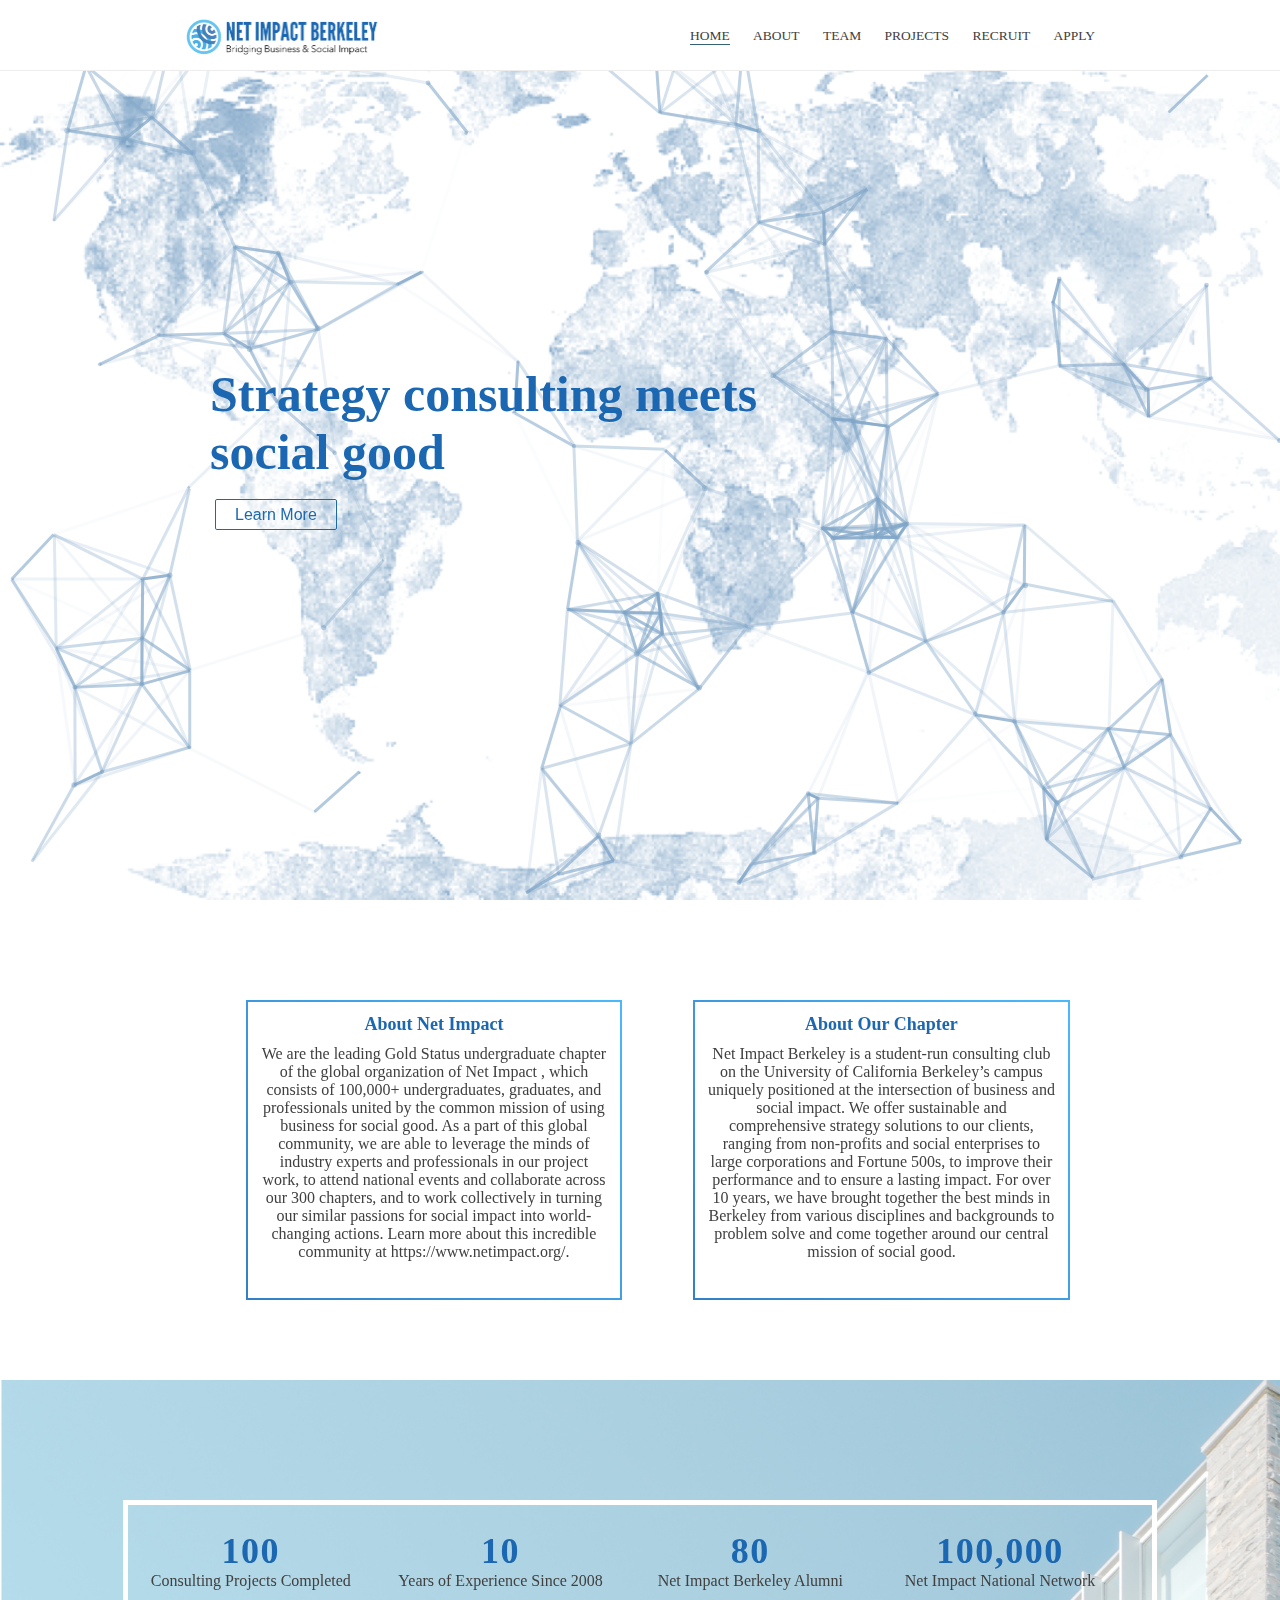
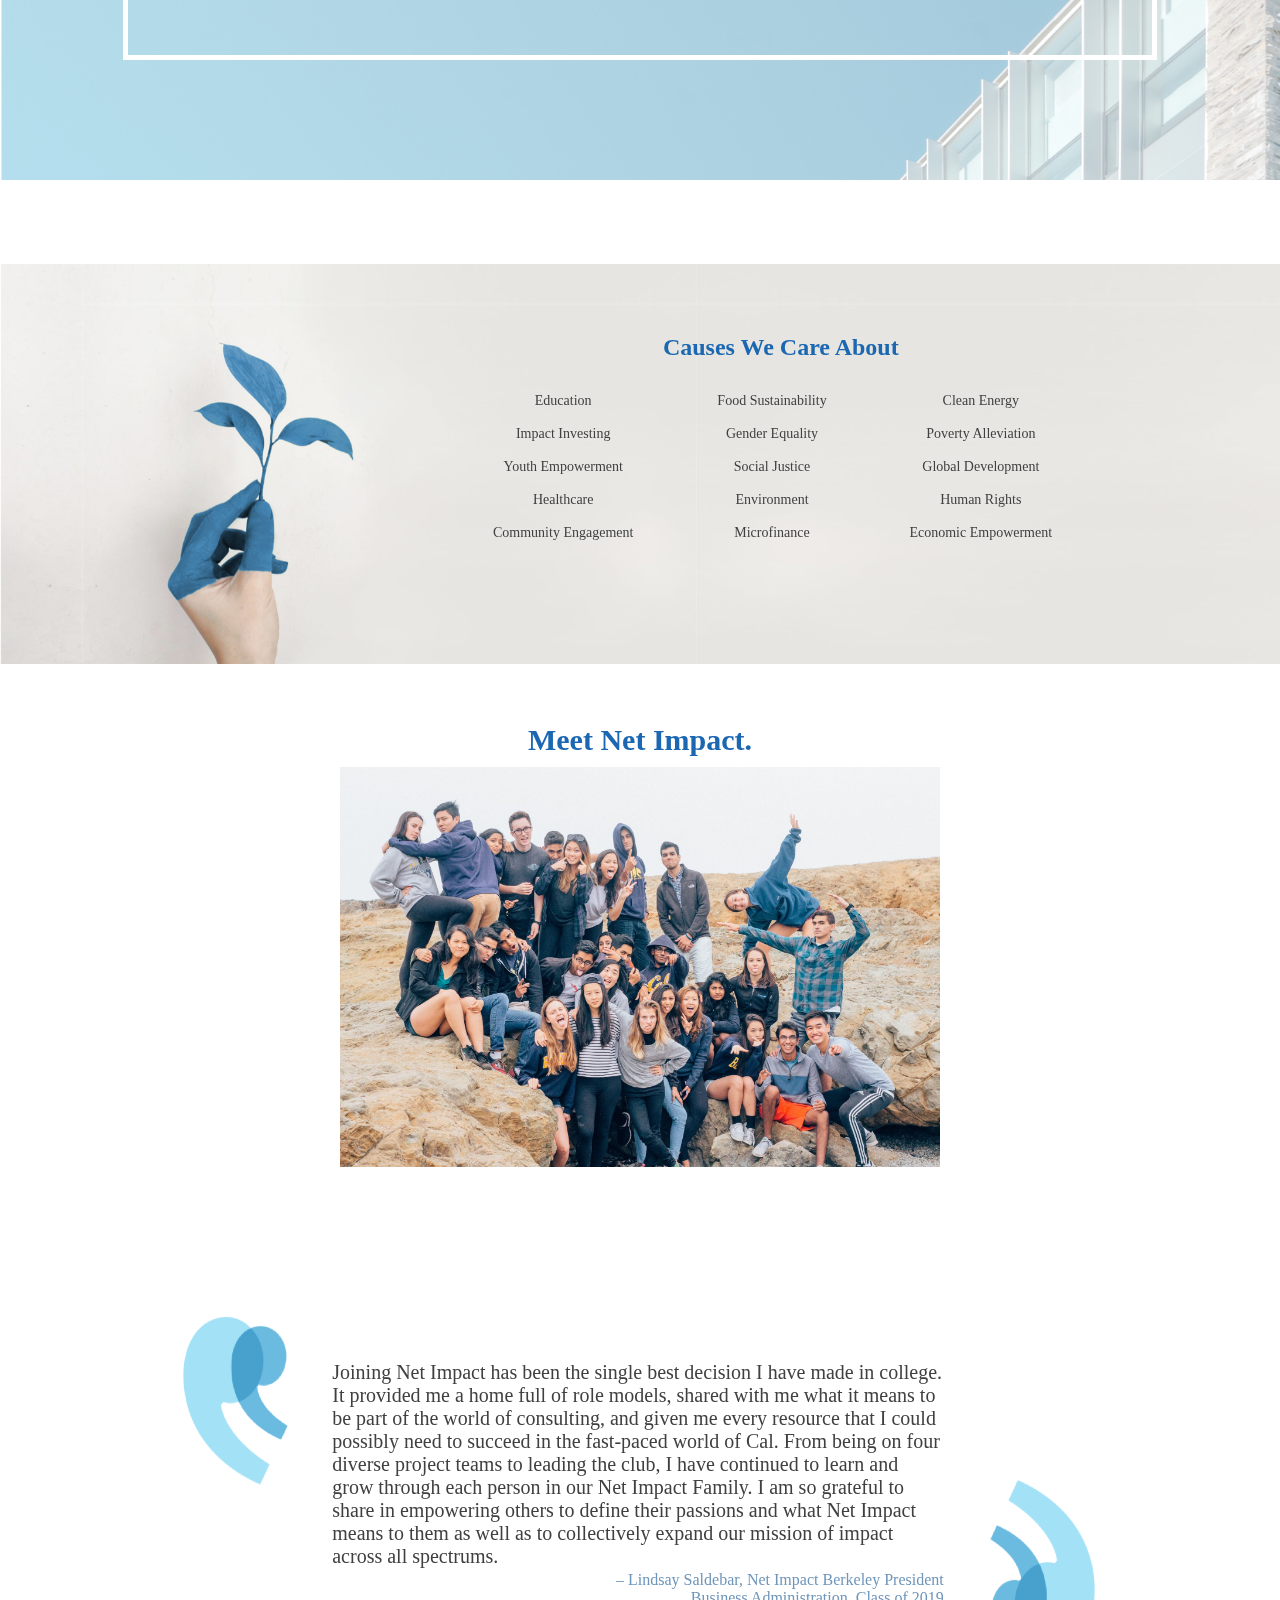
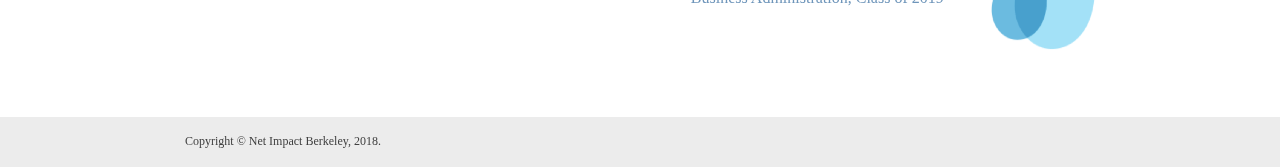
<file: index.html>
<!DOCTYPE html>
<html>

<head>

    <title> Net Impact Berkeley </title>
    <link rel="icon" href="assets/img/nib_favicon.png">

    <link rel = "stylesheet" type = "text/css" href = "assets/css/home.css">
    <link rel = "stylesheet" type = "text/css" href = "assets/css/nav-bar.css">
    <link rel = "stylesheet" type = "text/css" href = "assets/css/style.css">
    <link rel="stylesheet" href="https://use.fontawesome.com/releases/v5.0.13/css/all.css" integrity="sha384-DNOHZ68U8hZfKXOrtjWvjxusGo9WQnrNx2sqG0tfsghAvtVlRW3tvkXWZh58N9jp" crossorigin="anonymous">


    <!-- <link rel="stylesheet" type="text/css" href="https://fonts.googleapis.com/css?family=Open+Sans" /> -->

    <script src="https://code.jquery.com/jquery-1.11.3.min.js"></script>
    <script type="text/javascript" src="assets/js/script.js"></script>

    <meta property="og:title" name = "title" content="Net Impact Berkeley" />
    <!-- <meta property="og:url" name = "url" content="https://naomijung.github.io/" /> -->
    <!-- <meta property="og:image" name = "image" content="assets/img/web-thumbnail.png" /> -->
    <!-- <meta property="og:description" name = "description" content="Hi I'm Naomi, welcome to my site!" /> -->
</head>



    
   
<body>
    <div id = "particles-js"> </div>

    <div id = "nav-topbar">
        <div id = "nav-item-container">
            <div id = "nav-home"> <a class = "active" href = "index.html"> <img class = "nib-logo" src = "assets/img/net_impact.png"> </a> </div>
            <img id = "menu" src = "assets/img/menu.png">
            <div id = "nav-items">
                <div id = "nav-home-words" class = "nav-item"> <a href = "index.html"> HOME </a>
                    <div style = "height:1px; background-color: #346270;"> </div> 
                </div>
                <div id = "nav-about" class = "nav-item"> <a href = "about.html"> ABOUT </a></div>
                <div id = "nav-team" class = "nav-item"> <a href = "team.html"> TEAM </a> </div>
                <div id = "nav-projects" class = "nav-item"> <a href = "projects.html"> PROJECTS </a> </div>
                <div id = "nav-join" class = "nav-item"> <a href = "recruit.html"> RECRUIT </a> </div>
                <div id = "nav-apply" class = "nav-item"> <a href = ""> APPLY </a> </div>
            </div>
        </div>

    </div>

    <div id = "side-bar">
        <div id = "side-items">
            <div id = "nav-home-words" class = "nav-item"> <a href = "index.html"> <b>HOME</b> </a></div>
            <div id = "nav-about" class = "nav-item"> <a href = "about.html"> ABOUT </a></div>
            <div id = "nav-team" class = "nav-item"> <a href = "team.html"> TEAM </a> </div>
            <div id = "nav-projects" class = "nav-item"> <a href = "projects.html"> PROJECTS </a> </div>
            <div id = "nav-join" class = "nav-item"> <a href = "recruit.html"> RECRUIT </a> </div>
            <div id = "nav-apply" class = "nav-item"> <a href = "APP LINK"> APPLY </a> </div>
        </div>
    </div>

    

    <div id = "outside" style = "position:fixed; display: none; top: 0; height: 100vh; width: 100vw; z-index: 30">
    </div>
     <div id = "title-container">
        <div id = "title"> 
            <!-- <div id = "nib-title"> NET IMPACT BERKELEY </div>
            <div id = "tagline">
                <b>Bridging Business & Social Impact</b>
            </div> -->
            <div id  = "tagline">
                Strategy consulting 
                meets social good
            </div>
            <div id = "home-buttons">
                    <a href = "#learn" class = "home-but" id = "learn-more" > Learn More</a>
                    <!-- <div class = "home-but" id = "watch-vid">Watch Video</class> </div>
                    <a href = "APPLICATION LINK" class = "home-but" id = "apply-now"> Apply Now!</a> -->
                </div>            
        </div>
    </div>

    <section id = "learn">

            <div id = "home-about">
                <!-- <img src = "assets/img/lightbulbs.png"> -->
                <div id = "home-about-words">
                    <div class = "home-box">
                        <div class = "home-header"> About Net Impact</div>
                        <div>
                                We are the leading <b>Gold Status undergraduate chapter of the global organization of Net Impact </b>, which consists of 100,000+ undergraduates, graduates, and professionals united by the common mission of using business for social good. As a part of this global community, we are able to leverage the minds of industry experts and professionals in our project work, to attend national events and collaborate across our 300 chapters, and to work collectively in turning our similar <b> passions for social impact into world-changing actions. </b> Learn more about this incredible community at https://www.netimpact.org/. 
                        </div>
                    </div>
                    <div class = "home-box">
                        <div class = "home-header"> About Our Chapter</div>
                        <div>
                                <b>Net Impact Berkeley is a student-run consulting club on the University of California Berkeley’s campus 
                                </b>uniquely positioned at the intersection of business and social impact. We offer sustainable and comprehensive strategy solutions to our clients, ranging from non-profits and social enterprises to large corporations and Fortune 500s, to improve their performance and to ensure a lasting impact. <b>For over 10 years, we have brought together the best minds in Berkeley from various disciplines and backgrounds to problem solve and come together around our central mission of social good.</b>
                        </div>
                    </div>
                    
                </div>
                
            </div>

            <div id = "stats">

                <div class = "banner">
                        <img src = "assets/img/bluewhite.png">
                </div>

                <div id = "stat-banner">
                    <div class = "stat">
                        <div class = "stat-num">100</div>
                        <div class = "stat-desc"> Consulting Projects Completed</div>
                    </div>
                    <div class = "stat">
                        <div class = "stat-num">10</div>
                        <div class = "stat-desc"> Years of Experience Since 2008 </div>
                    </div>
                    <div class = "stat">
                        <div class = "stat-num">80</div>
                        <div class = "stat-desc"> Net Impact Berkeley Alumni</div>
                    </div>
                    <div class = "stat">
                        <div class = "stat-num">100,000</div>
                        <div class = "stat-desc"> Net Impact National Network</div>
                    </div>
                </div>

            </div>


        
        <div id = "causes">
            <div class = "banner">
                    <img src = "assets/img/impact-nib.png">
            </div>
            <div id = "cause-banner">
                <div id = "cause-title">Causes We Care About</div>

                <!-- <div style = "height: 15px"></div> -->
                <div class = "cause">Education</div>
                <div class = "cause">Food Sustainability</div>
                <div class = "cause">Clean Energy</div>
                <div class = "cause">Impact Investing</div>
                <div class = "cause">Gender Equality</div>
                <div class = "cause">Poverty Alleviation</div>
                <div class = "cause">Youth Empowerment</div>
                <div class = "cause">Social Justice</div>
                <div class = "cause">Global Development</div>
                <div class = "cause">Healthcare</div>
                <div class = "cause">Environment</div>
                <div class = "cause">Human Rights</div>
                <div class = "cause"> Community Engagement</div>
                <div class = "cause"> Microfinance</div>
                <div class = "cause"> Economic Empowerment</div>
            <!-- <div class = "cause"></div>
            <div class = "cause">Youth Empowerment</div> -->
            </div>
            

        </div>

        <div class = "content">

        <div id = "slideshow">
            <div class = "slideshow-header2">
                Meet Net Impact.
            </div>
            <a href="team.html">
            <img src = "assets/img/home1.jpg"></a>
        </div>

        </div>
        
    </section>
        
        <div class = "content" id = "quote-content">
        
        <div id = "quote">
            <div id = "start-quote">
                <img src = "assets/img/start-quote.png">
            </div>
            <div id = "quote-words">
                    Joining Net Impact has been the single best decision 
                    I have made in college. It provided me a home full of
                     role models, shared with me what it means to be part 
                     of the world of consulting, and given me every resource 
                     that I could possibly need to succeed in the fast-paced 
                     world of Cal.  From being on four diverse project 
                     teams to leading the club, I have continued to 
                     learn and grow through each person in our Net Impact 
                     Family. I am so grateful to share in empowering 
                     others to define their passions and what Net Impact 
                     means to them as well as to collectively expand our 
                     mission of impact across all spectrums. 
                <div id = "signature">
                    – Lindsay Saldebar, Net Impact Berkeley President
                    <br>Business Administration, Class of 2019 
                </div>
                          
            </div>
            <div id = "end-quote">
                <img src = "assets/img/end-quote.png">
            </div>
        </div>

        <div style = "height:70px"></div>
    
        <!-- <div id = "video">
            <div class = "slideshow-header2">
                Bridging business & social impact.
            </div>

            <div id = "vid-container">
                <iframe src="https://www.youtube.com/embed/CGKGGbSJ4P4" frameborder="0" allow="autoplay; encrypted-media" allowfullscreen></iframe>
            </div>
        </div> -->

        </div>
     

    <div class = "footer">
        <div class = "footer-container">
            <div class = "copyright">
                Copyright © Net Impact Berkeley, 2018.
            </div>
            <!-- <i class="fab fa-facebook-f"></i> -->
            <div style = "height:50px;display:inline-block;vertical-align:middle"></div>
            <div class = "links">
                <a href = "mailto:nibundergrad@gmail.com"><i class="fas fa-envelope"></i></a>
                <a href = "https://www.facebook.com/nib.berkeley.edu/" target = "_blank"><i class="fab fa-facebook-f"></i></a>
                <a href = "https://www.linkedin.com/company/net-impact-berkeley-undergrad/" target = "_blank"><i class="fab fa-linkedin-in"></i></a>
            </div>
        </div>
    </div>

    
    

    <script src = "assets/js/particles.js"></script>
    <script src = "assets/js/particle-app.js"></script>


</body>

</html>
</file>
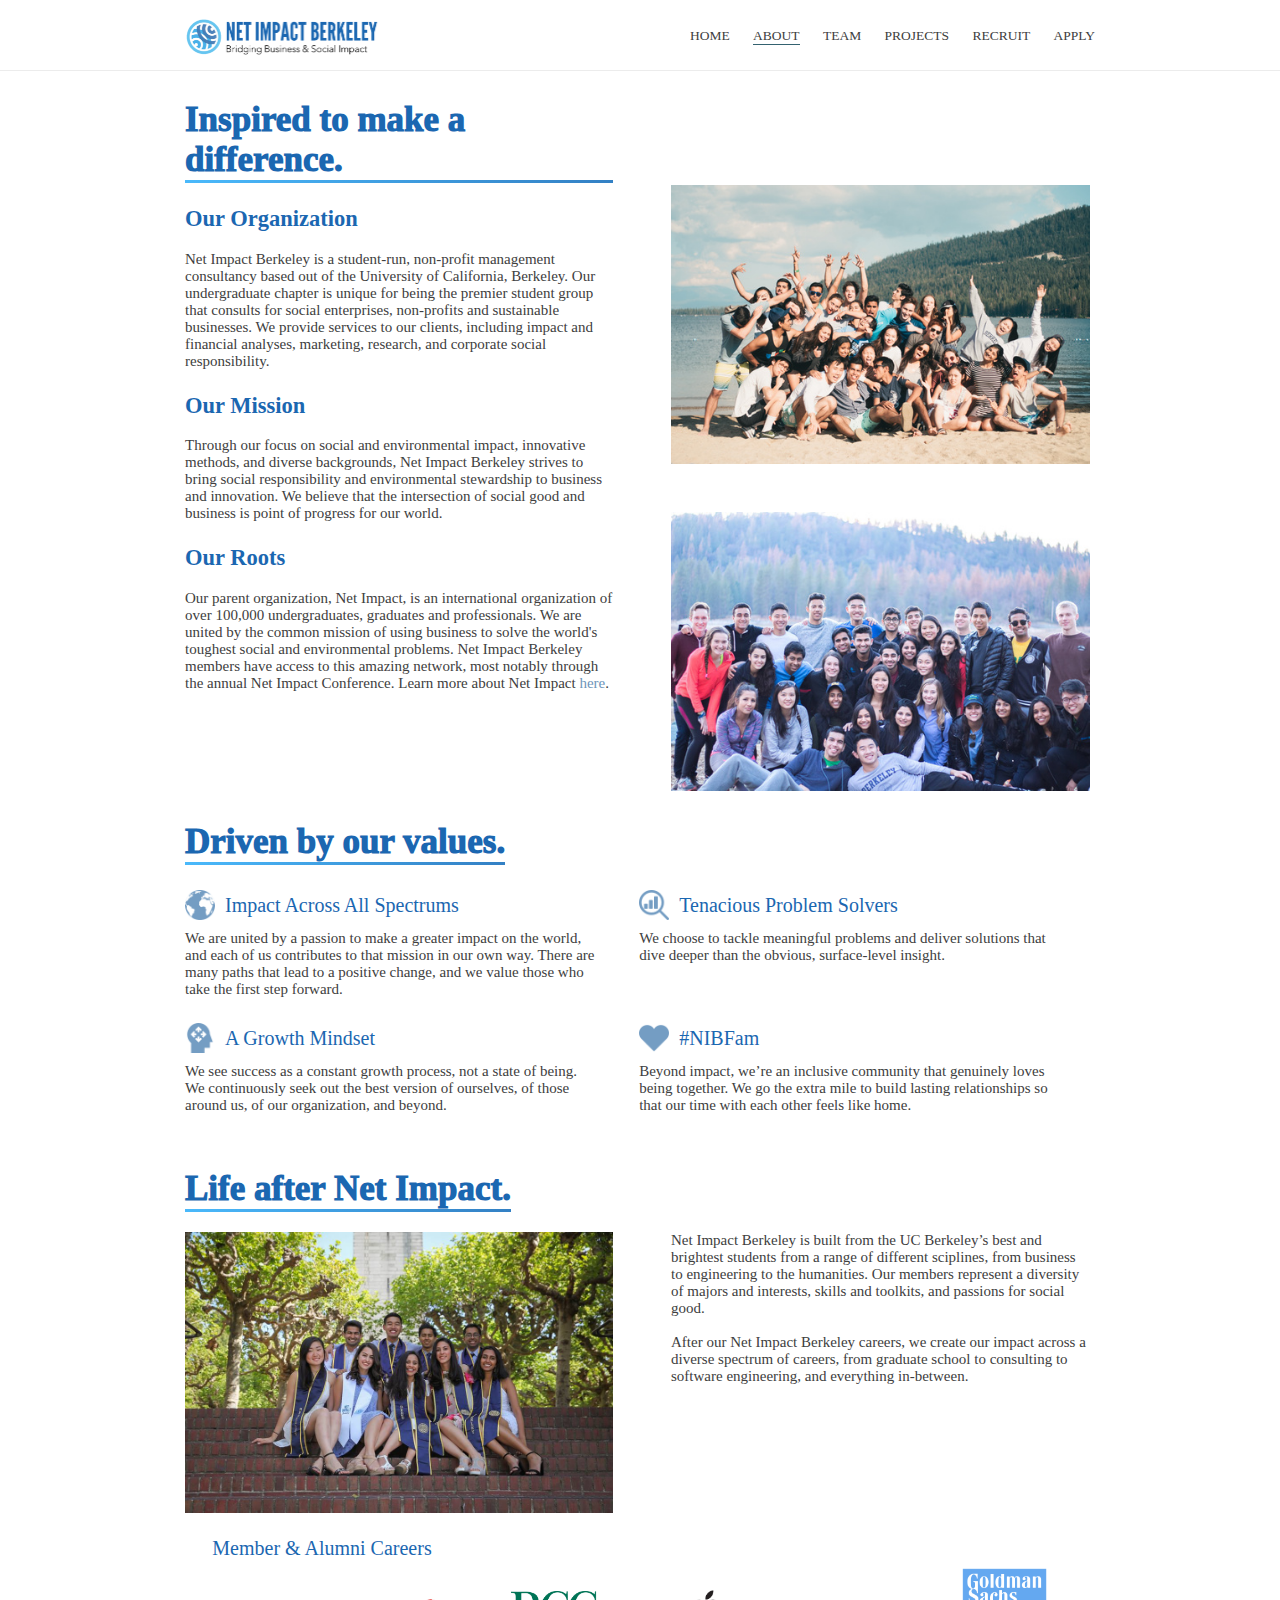
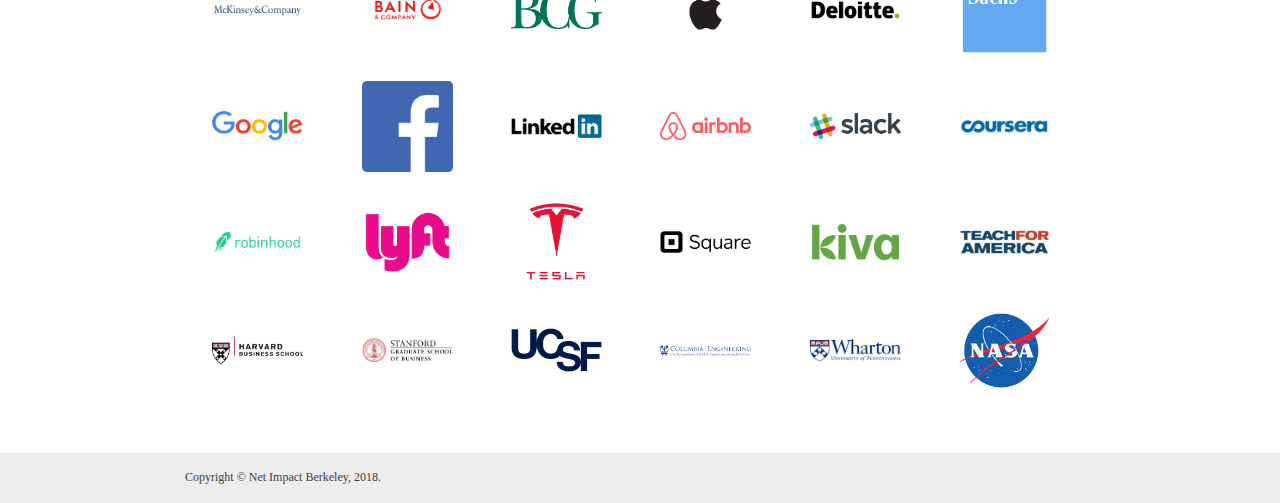
<file: about.html>
<!DOCTYPE html>
<html>

<head>

    <title> Net Impact Berkeley </title>
    <link rel="icon" href="assets/img/nib_favicon.png">

    <link rel = "stylesheet" type = "text/css" href = "assets/css/nav-bar.css">
    <link rel = "stylesheet" type = "text/css" href = "assets/css/style.css">
    <link rel = "stylesheet" type = "text/css" href = "assets/css/about.css">

    <!-- <link rel="stylesheet" type="text/css" href="https://fonts.googleapis.com/css?family=Open+Sans" /> -->

    <link rel="stylesheet" href="https://use.fontawesome.com/releases/v5.0.13/css/all.css" integrity="sha384-DNOHZ68U8hZfKXOrtjWvjxusGo9WQnrNx2sqG0tfsghAvtVlRW3tvkXWZh58N9jp" crossorigin="anonymous">

    <script src="https://code.jquery.com/jquery-1.11.3.min.js"></script>
    <script type="text/javascript" src="assets/js/script.js"></script>


    <meta property="og:title" name = "title" content="Net Impact Berkeley" />
    <!-- <meta property="og:url" name = "url" content="https://naomijung.github.io/" /> -->
    <!-- <meta property="og:image" name = "image" content="assets/img/web-thumbnail.png" /> -->
    <!-- <meta property="og:description" name = "description" content="Hi I'm Naomi, welcome to my site!" /> -->
</head>

<body>

    <div id = "nav-topbar">
            <div id = "nav-item-container">
                <div id = "nav-home"> <a class = "active" href = "index.html"> <img class = "nib-logo" src = "assets/img/net_impact.png"> </a> </div>
                <img id = "menu" src = "assets/img/menu.png">
                <div id = "nav-items">
                    <div id = "nav-home-words" class = "nav-item"> <a href = "index.html"> HOME </a>
                    </div>
                    <div id = "nav-about" class = "nav-item"> <a href = "about.html"> ABOUT </a>
                        <div style = "height:1px; background-color: #346270;"> </div> 
                    </div>
                    <div id = "nav-team" class = "nav-item"> <a href = "team.html"> TEAM </a> </div>
                    <div id = "nav-projects" class = "nav-item"> <a href = "projects.html"> PROJECTS </a> </div>
                    <div id = "nav-join" class = "nav-item"> <a href = "recruit.html"> RECRUIT </a> </div>
                    <div id = "nav-apply" class = "nav-item"> <a href = ""> APPLY </a> </div>
                </div>
            </div>
    
        </div>
    
        <div id = "side-bar">
            <div id = "side-items">
                <div id = "nav-home-words" class = "nav-item"> <a href = "index.html"> <b>HOME</b> </a></div>
                <div id = "nav-about" class = "nav-item"> <a href = "about.html"> ABOUT </a></div>
                <div id = "nav-team" class = "nav-item"> <a href = "team.html"> TEAM </a> </div>
                <div id = "nav-projects" class = "nav-item"> <a href = "projects.html"> PROJECTS </a> </div>
                <div id = "nav-join" class = "nav-item"> <a href = "recruit.html"> RECRUIT </a> </div>
                <div id = "nav-apply" class = "nav-item"> <a href = "APP LINK"> APPLY </a> </div>
            </div>
        </div>

    <div id = "outside" style = "position:fixed; display: none; top: 0; height: 100vh; width: 100vw; z-index: 30">
    </div>


    <div class = "content">
        <div id = "about">
            <div id = "about-words">
                <div class ="page-header"><b>Inspired to make a difference.</b>
                    <div class = "page-header-underline"></div>
                </div>
                <div id = "about-first"><img src = "assets/img/about1.jpg" ></div>
                
                <div class ="para">
                    <p>
                    <b style="color:#1B67B1"><h2> Our Organization </h2> </b>
                    Net Impact Berkeley is a student-run, non-profit management 
                    consultancy based out of the University of California, Berkeley. 
                    Our undergraduate chapter is unique for being the premier student 
                    group that consults for social enterprises, non-profits and 
                    sustainable businesses. We provide services to our clients, 
                    including impact and financial analyses, marketing, research, 
                    and corporate social responsibility.</p>
                </div>
                <div class ="para">
                    <b style="color:#1B67B1"><h2> Our Mission </h2> </b>
                    Through our focus on social and environmental impact, innovative 
                    methods, and diverse backgrounds, Net Impact Berkeley strives to
                     bring social responsibility and environmental stewardship to business 
                     and innovation. We believe that the intersection of social good 
                     and business is point of progress for our world.
                </div>
                <div class ="para" id = "roots">
                    <b style="color:#1B67B1"><h2> Our Roots </h2> </b>
                    Our parent organization, Net Impact, 
                    is an international organization of over 100,000 
                    undergraduates, graduates and professionals. We are 
                    united by the common mission of using business to solve 
                    the world's toughest social and environmental problems. 
                    Net Impact Berkeley members have access to this amazing 
                    network, most notably through the annual Net Impact Conference. 
                    Learn more about Net Impact 
                    <a class = "para-link" href = https://www.netimpact.org/>here</a>.
                </div>
            </div>

            <div id = "about-pics">
            <br><br><br><br><br>
                <img src = "assets/img/about1.jpg">
                <br><br><br>
                <img src = "assets/img/about2.jpg">
            </div>
            <br><br>

        </div>

        <div id = "values">
            <div class = "page-header"> <b> Driven by our values. </b>
                    <div class = "page-header-underline"></div>
            </div>
            <div id = "value-container">
                <div class = "value">  
                    <div class = "value-header">
                        <img src = "assets/img/impact.png">
                        <b style="color:#1B67B1">Impact Across All Spectrums</b>
                    </div>
                    <div class = "para">
                        We are united by a passion to make a greater 
                        impact on the world, and each of us contributes 
                        to that mission in our own way. There are many paths 
                        that lead to a positive change, and we value those
                        who take the first step forward.
                    </div>

                </div>
                <div class = "value"> 
                    <div class = "value-header">
                        <img src = "assets/img/tenacious.png">
                        <b style="color:#1B67B1">Tenacious Problem Solvers</b>
                    </div>
                    <div class = "para">
                        We choose to tackle meaningful problems and 
                        deliver solutions that dive deeper than the 
                        obvious, surface-level insight.
                    </div>
                </div>
                <div class = "value"> 
                    <div class = "value-header">
                        <img src = "assets/img/growth.png">
                        <b style="color:#1B67B1">A Growth Mindset</b>
                    </div>
                    <div class = "para">
                        We see success as a constant growth process, 
                        not a state of being. We continuously seek out 
                        the best version of ourselves, of those around us, 
                        of our organization, and beyond.
                    </div>
                </div>
                <div class = "value"> 
                    <div class = "value-header">
                        <img src = "assets/img/fam.png">    
                        <b style="color:#1B67B1">#NIBFam</b>
                    </div>
                    <div class = "para">
                        Beyond impact, we’re an inclusive community that
                        genuinely loves being together. We go the extra 
                        mile to build lasting relationships so that our 
                        time with each other feels like home.
                    </div>
                </div>
            </div>
        </div>

        <div style= "height:30px"></div>

        <div id = "alumni">
            <div class = "page-header"> <b> Life after Net Impact. </b>
                    <div class = "page-header-underline"></div>
            </div>
            <br>
            <div style= "height:20px"></div>
            <div id = "alumni-img"> 
                <img id = "grad-photo" src =  "assets/img/grad.jpg">
            </div>
            <div class = "para">
                Net Impact Berkeley is built from the UC Berkeley’s 
                best and brightest students from a range of different 
                sciplines, from business to engineering to the humanities. 
                Our members represent a diversity of majors and interests, 
                skills and toolkits, and passions for social good. 
                <br> <br>
                After our Net Impact Berkeley careers, 
                we create our impact across a diverse spectrum of
                careers, from graduate school to consulting to 
                software engineering, and everything in-between. 
            </div>
            <div style= "height:20px"></div>
            <div><b style="color:#1B67B1; font-size:20px; margin-left:3%">Member & Alumni Careers</b></div> 
            <div style= "height:5px"></div>
            <div id = "company-logos">
                <a href = 'https://www.mckinsey.com/' target = "_blank"><img src = "assets/img/careers/mckinsey.png"></a>
                <a href = 'http://www.bain.com/' target = "_blank"><img src = "assets/img/careers/bain.png"></a>
                <a href = 'https://www.bcg.com/' target = "_blank"><img src = "assets/img/careers/bcg.png"></a>
                <a href = 'https://www.apple.com/' target = "_blank"><img src = "assets/img/careers/apple.png"></a>
                <a href = 'https://www2.deloitte.com/us/en.html' target = "_blank"> <img src = "assets/img/careers/deloitte.png"></a>
                <a href = 'http://www.goldmansachs.com/' target = "_blank"><img src = "assets/img/careers/gs.png"></a>
                <a href = 'https://www.google.com/' target = "_blank"><img src = "assets/img/careers/google.png"></a>
                <a href = 'https://www.facebook.com/' target = "_blank">   <img src = "assets/img/careers/fb.png"></a>
                <a href = 'https://www.linkedin.com/' target = "_blank"><img src = "assets/img/careers/linkedin.png"></a>
               <a href = 'https://www.airbnb.com/' target = "_blank"> <img src = "assets/img/careers/airbnb.png"></a>
                <a href = 'https://slack.com/' target = "_blank"><img src = "assets/img/careers/slack.png"></a>
                <a href = 'https://www.coursera.org/' target = "_blank"><img src = "assets/img/careers/coursera.png"></a>
                <a href = 'https://robinhood.com/' target = "_blank"><img src = "assets/img/careers/robinhood.png"></a>
                <a href = 'https://www.lyft.com/' target = "_blank"><img src = "assets/img/careers/lyft.png"></a>
                <a href = 'https://www.tesla.com/' target = "_blank"><img src = "assets/img/careers/tesla.png"></a>
                <a href = 'https://squareup.com/' target = "_blank"><img src = "assets/img/careers/square.png"></a>
                <a href = 'https://www.kiva.org/' target = "_blank"><img src = "assets/img/careers/kiva.png"></a>
                <a href = 'https://www.teachforamerica.org/' target = "_blank"><img src = "assets/img/careers/tfa.png"></a>
                <a href = 'https://www.hbs.edu/Pages/default.aspx' target = "_blank"><img src = "assets/img/careers/hbs.png"></a>
                <a href = 'https://www.gsb.stanford.edu/' target = "_blank"><img src = "assets/img/careers/stanford.png"></a>
               <a href = 'https://www.ucsf.edu/' target = "_blank"> <img src = "assets/img/careers/ucsf.png"></a>
               <a href = 'http://engineering.columbia.edu/' target = "_blank"> <img src = "assets/img/careers/columbia.png"></a>
                <a href = 'https://www.wharton.upenn.edu/' target = "_blank"><img src = "assets/img/careers/wharton.png"></a>
               <a href = 'https://www.nasa.gov/' target = "_blank"> <img src = "assets/img/careers/nasa.png">   </a>         
            </div>


        </div>
            
       
    </div>

    <div class = "footer">
            <div class = "footer-container">
                <div class = "copyright">
                    Copyright © Net Impact Berkeley, 2018.
                </div>
                <!-- <i class="fab fa-facebook-f"></i> -->
                <div style = "height:50px;display:inline-block;vertical-align:middle"></div>
                <div class = "links">
                    <a href = "mailto:nibundergrad@gmail.com"><i class="fas fa-envelope"></i></a>
                    <a href = "https://www.facebook.com/nib.berkeley.edu/" target = "_blank"><i class="fab fa-facebook-f"></i></a>
                    <a href = "https://www.linkedin.com/company/net-impact-berkeley-undergrad/" target = "_blank"><i class="fab fa-linkedin-in"></i></a>
                </div>
            </div>
        </div>

</body>

</html>
</file>
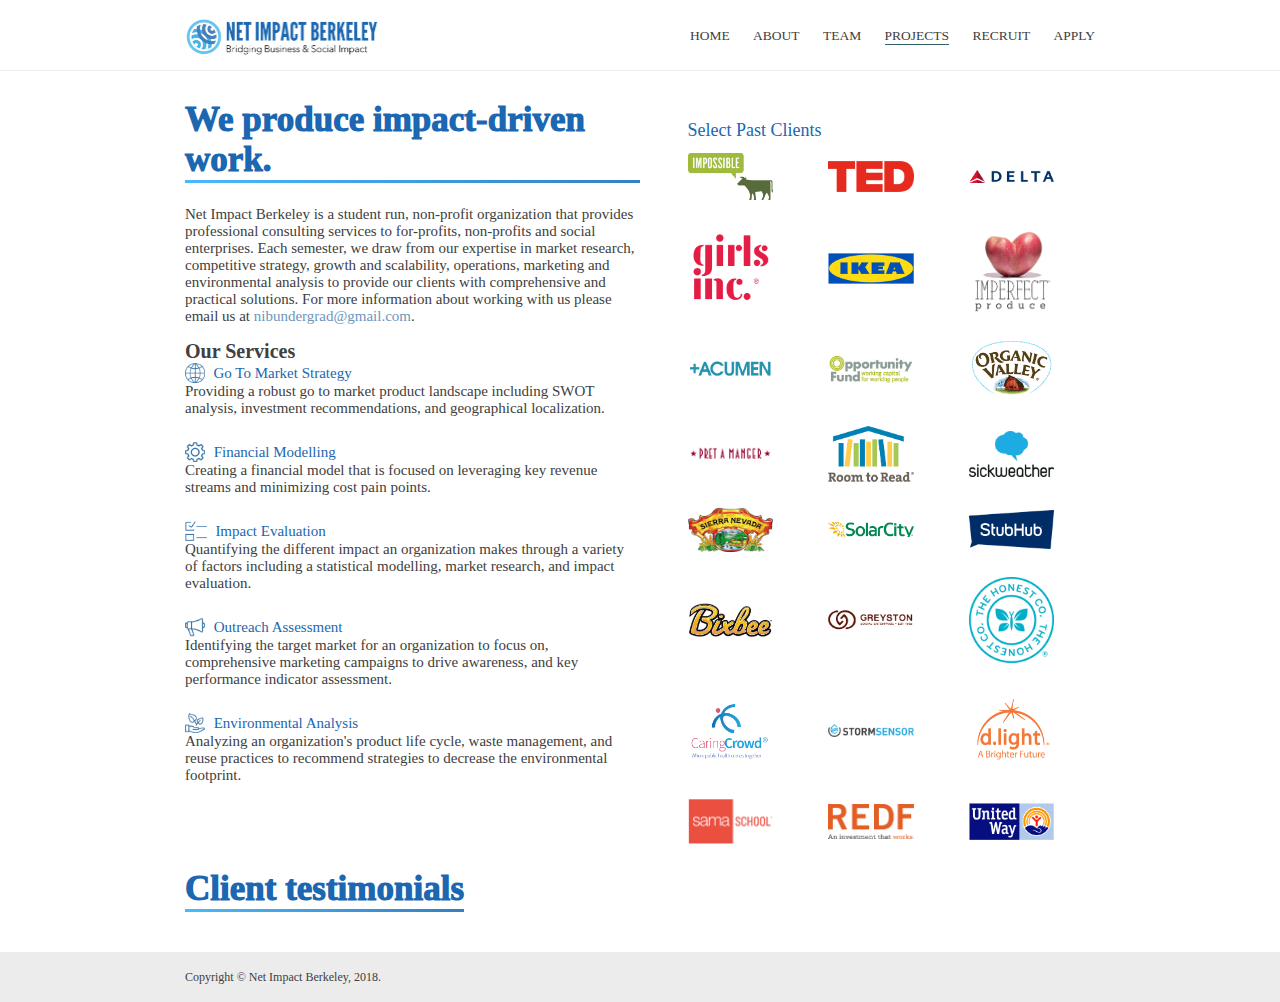
<file: projects.html>
<!DOCTYPE html>
<html>

<head>

    <title> Net Impact Berkeley </title>
    <link rel="icon" href="assets/img/nib_favicon.png">

    <link rel = "stylesheet" type = "text/css" href = "assets/css/nav-bar.css">
    <link rel = "stylesheet" type = "text/css" href = "assets/css/style.css">
    <link rel = "stylesheet" type = "text/css" href = "assets/css/projects.css">
    <link rel="stylesheet" href="https://use.fontawesome.com/releases/v5.0.13/css/all.css" integrity="sha384-DNOHZ68U8hZfKXOrtjWvjxusGo9WQnrNx2sqG0tfsghAvtVlRW3tvkXWZh58N9jp" crossorigin="anonymous">

    <!-- <link rel="stylesheet" type="text/css" href="https://fonts.googleapis.com/css?family=Open+Sans" /> -->

    <script src="https://code.jquery.com/jquery-1.11.3.min.js"></script>
    <script type="text/javascript" src="assets/js/script.js"></script>


    <meta property="og:title" name = "title" content="Net Impact Berkeley" />
    <!-- <meta property="og:url" name = "url" content="https://naomijung.github.io/" /> -->
    <!-- <meta property="og:image" name = "image" content="assets/img/web-thumbnail.png" /> -->
    <!-- <meta property="og:description" name = "description" content="Hi I'm Naomi, welcome to my site!" /> -->
</head>

<body>

    <div id = "nav-topbar">
            <div id = "nav-item-container">
                <div id = "nav-home"> <a class = "active" href = "index.html"> <img class = "nib-logo" src = "assets/img/net_impact.png"> </a> </div>
                <img id = "menu" src = "assets/img/menu.png">
                <div id = "nav-items">
                    <div id = "nav-home-words" class = "nav-item"> <a href = "index.html"> HOME </a></div>
                    <div id = "nav-about" class = "nav-item"> <a href = "about.html"> ABOUT </a></div>
                    <div id = "nav-team" class = "nav-item"> <a href = "team.html"> TEAM </a> </div>
                    <div id = "nav-sponsors" class = "nav-item"> <a href = "projects.html"> PROJECTS </a> 
                        <div style = "height:1px; background-color: #346270;"> </div> 
                    </div>
                    <div id = "nav-join" class = "nav-item"> <a href = "recruit.html"> RECRUIT </a> </div>
                    <div id = "nav-apply" class = "nav-item"> <a href = ""> APPLY </a> </div>
                </div>
            </div>
    
        </div>
    
        <div id = "side-bar">
            <div id = "side-items">
                <div id = "nav-home-words" class = "nav-item"> <a href = "index.html"> <b>HOME</b> </a></div>
                <div id = "nav-about" class = "nav-item"> <a href = "about.html"> ABOUT </a></div>
                <div id = "nav-team" class = "nav-item"> <a href = "team.html"> TEAM </a> </div>
                <div id = "nav-sponsors" class = "nav-item"> <a href = "sponsors.html"> PROJECTS </a> </div>
                <div id = "nav-join" class = "nav-item"> <a href = "recruit.html"> RECRUIT </a> </div>
                <div id = "nav-apply" class = "nav-item"> <a href = "APP LINK"> APPLY </a> </div>
            </div>
        </div>

    <div id = "outside" style = "position:fixed; display: none; top: 0; height: 100vh; width: 100vw; z-index: 30">
    </div>


    <div class = "content">
        <div id = "top-side-split">
        
        <div id = "projects-text">
            
            <div class ="page-header"><b>We produce impact-driven work.</b>
                <div class = "page-header-underline"></div>
            </div>
            <div class = "para">
                    Net Impact Berkeley is a student run, 
                    non-profit organization that provides 
                    professional consulting services to for-profits, 
                    non-profits and social enterprises. 
                    Each semester, we draw from our expertise 
                    in market research, competitive strategy, 
                    growth and scalability, operations, marketing 
                    and environmental analysis to provide our 
                    clients with comprehensive and practical solutions. 
                    For more information about working with us 
                    please email us at <a class = "para-link" href = "mailto:nibundergrad@gmail.com">nibundergrad@gmail.com</a>.
            </div>

            <div id = "services">
                <div style= "font-size:20px; font-weight:800">
                    Our Services
                </div>


                <div id = "service-container">
                        <div class = "service">  
        
                        </div>
                        <div class = "service"> 
                            <div class = "service-header">
                                <img src = "assets/img/market.png">
                                <b style="color:#1B67B1">Go To Market Strategy</b>
                            </div>
                            <div class = "para">
                                Providing a robust go to market product 
                                landscape including SWOT analysis, 
                                investment recommendations, and geographical 
                                localization.

                            </div>
                        </div>
                        <div class = "service"> 
                            <div class = "service-header">
                                <img src = "assets/img/model.png">
                                <b style="color:#1B67B1">Financial Modelling</b>
                            </div>
                            <div class = "para">
                                    Creating a financial model that is focused on 
                                    leveraging key revenue streams and minimizing
                                    cost pain points.

                            </div>
                        </div>
                        <div class = "service"> 
                            <div class = "service-header">
                                <img src = "assets/img/eval.png">    
                                <b style="color:#1B67B1">Impact Evaluation</b>
                            </div>
                            <div class = "para">
                                 Quantifying the different 
                                 impact an organization makes through 
                                 a variety of factors including a statistical 
                                 modelling, market research, and impact evaluation.
                            </div>
                        </div>
                        <div class = "service"> 
                            <div class = "service-header">
                                <img src = "assets/img/outreach.png">    
                                <b style="color:#1B67B1">Outreach Assessment</b>
                            </div>
                            <div class = "para">
                                    Identifying the target market for an 
                                    organization to focus on, comprehensive 
                                    marketing campaigns to drive awareness, 
                                    and key performance indicator assessment.
                            </div>
                        </div>
                        <div class = "service"> 
                            <div class = "service-header">
                                <img src = "assets/img/env.png">    
                                <b style="color:#1B67B1">Environmental Analysis</b>
                            </div>
                            <div class = "para">
                                Analyzing an organization's product life cycle, waste
                                management, and reuse practices to recommend
                                strategies to decrease the environmental footprint.
                            </div>
                        </div>
                    </div>

            </div>
        </div>

        <div id = "client-container">
        
        <div id = "clients">
                <div><b style="color:#1B67B1; font-size:18px; margin-left:6%;">Select Past Clients</b></div>  
                <div style= "height:12px"></div>
                <a href = 'https://www.impossiblefoods.com/' target = "_blank"> <img src = "assets/img/clients/impossible.png"></a>
                <a href = 'https://www.ted.com/' target = "_blank"><img src = "assets/img/clients/ted.png"></a>
                <a href = 'https://www.delta.com/' target = "_blank"><img src = "assets/img/clients/delta.png"></a>
                <a href = 'https://girlsinc.org/' target = "_blank"> <img src = "assets/img/clients/girls.png"></a>
                <a href = 'https://www.ikea.com/us/en/' target = "_blank"> <img src = "assets/img/clients/ikea.png"></a>
                <a href = 'https://www.imperfectproduce.com/' target = "_blank"> <img src = "assets/img/clients/imperfect.png"></a>
                 <a href = 'https://www.plusacumen.org/' target = "_blank"><img src = "assets/img/clients/acumen.png"></a>
                 <a href = 'https://www.opportunityfund.org/' target = "_blank"><img src = "assets/img/clients/of.png"></a>
                <a href = 'https://www.organicvalley.coop/' target = "_blank"> <img src = "assets/img/clients/ov.png"></a>
                 <a href = 'https://www.pret.com/en-us/' target = "_blank"><img src = "assets/img/clients/pret.png"></a>
                 <a href = 'http://www.roomtoread.org/' target = "_blank"><img src = "assets/img/clients/roomtoread.png"></a>
                <a href = 'http://www.sickweather.com/' target = "_blank"> <img src = "assets/img/clients/sickweather.png"></a>
                <a href = 'https://sierranevada.com/' target = "_blank"> <img src = "assets/img/clients/sierra.png"></a>
                <a href = 'https://www.tesla.com/solarpanels?energy_redirect=true' target = "_blank"> <img src = "assets/img/clients/solarcity.png"></a>
                <a href = 'https://www.stubhub.com/' target = "_blank"> <img src = "assets/img/clients/stubhub.png"></a>
               <a href = 'http://www.bixbee.com/' target = "_blank">  <img src = "assets/img/clients/bixbee.png"></a>
                <a href = 'https://greyston.org/' target = "_blank">  <img src = "assets/img/clients/greyston.png"></a>
              <a href = 'https://www.honest.com/' target = "_blank">   <img src = "assets/img/clients/honest.png"></a>
                <a href = 'https://www.caringcrowd.org/' target = "_blank"> <img src = "assets/img/clients/cc.png"></a>
                <a href = 'https://www.stormsensor.io/' target = "_blank"> <img src = "assets/img/clients/storm.png"></a>
                <a href = 'http://www.dlight.com/' target = "_blank"> <img src = "assets/img/clients/dlight.png"></a>
                <a href = 'https://www.samaschool.org/' target = "_blank"> <img src = "assets/img/clients/sama.png"></a>
                <a href = 'http://redf.org/' target = "_blank"> <img src = "assets/img/clients/redf.png"></a>
                <a href = 'https://www.unitedway.org/' target = "_blank"> <img src = "assets/img/clients/uw.png"></a>
            </div>
        </div>
        
        </div>

    <div id = "client-test">

    </div>
    <div class ="page-header"><b>Client testimonials</b>
        <div class = "page-header-underline"></div>
    </div>   
        
    </div>

    <div class = "footer">
            <div class = "footer-container">
                <div class = "copyright">
                    Copyright © Net Impact Berkeley, 2018.
                </div>
                <!-- <i class="fab fa-facebook-f"></i> -->
                <div style = "height:50px;display:inline-block;vertical-align:middle"></div>
                <div class = "links">
                    <a href = "mailto:nibundergrad@gmail.com"><i class="fas fa-envelope"></i></a>
                    <a href = "https://www.facebook.com/nib.berkeley.edu/" target = "_blank"><i class="fab fa-facebook-f"></i></a>
                    <a href = "https://www.linkedin.com/company/net-impact-berkeley-undergrad/" target = "_blank"><i class="fab fa-linkedin-in"></i></a>
                </div>
            </div>
        </div>



</body>

</html>
</file>
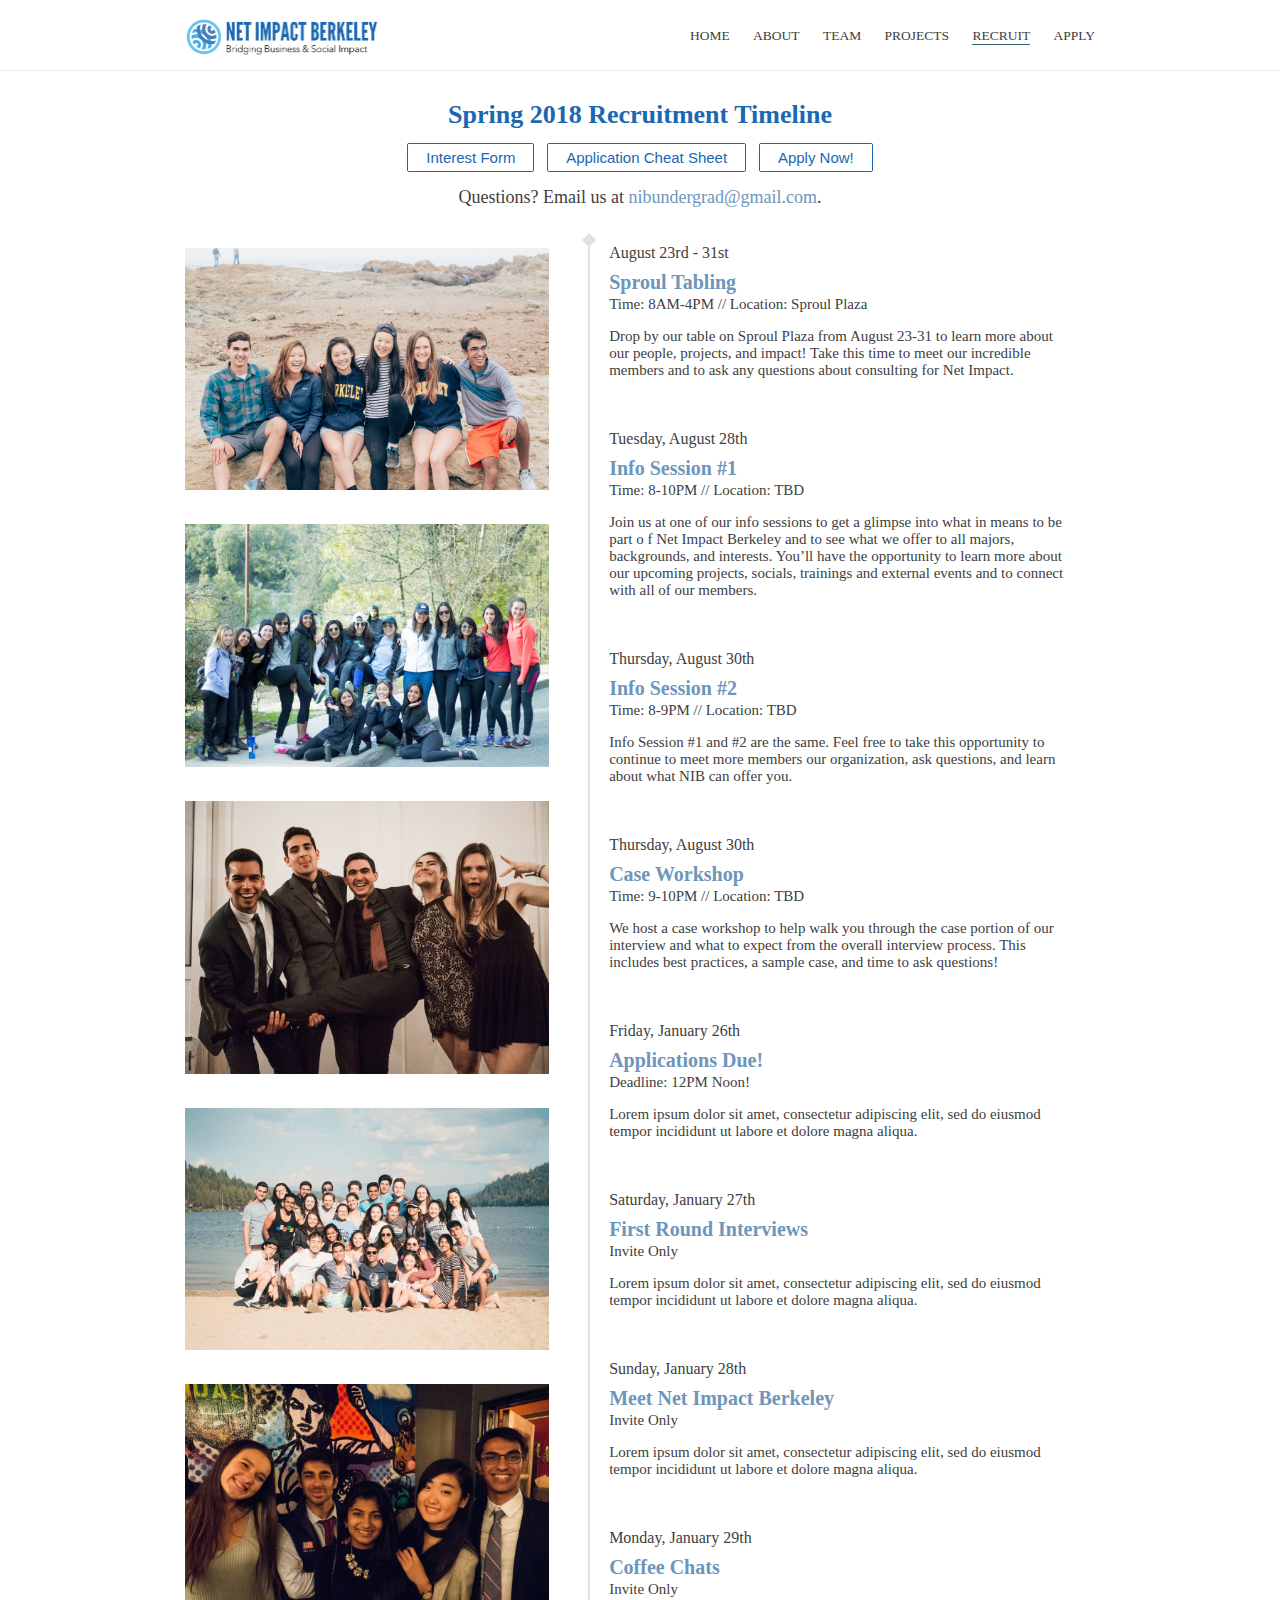
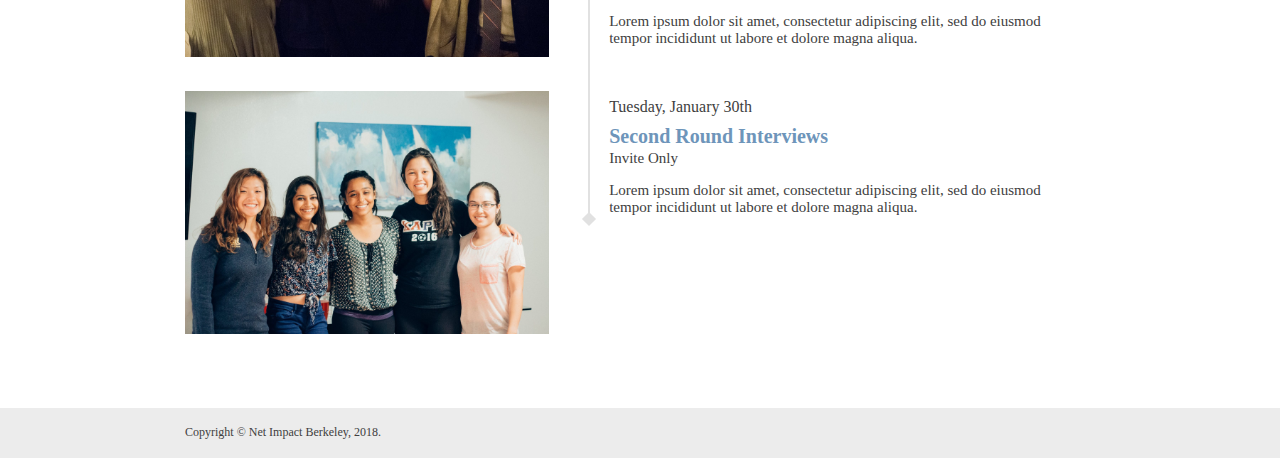
<file: recruit.html>
<!DOCTYPE html>
<html>

<head>

    <title> Net Impact Berkeley </title>
    <link rel="icon" href="assets/img/nib_favicon.png">

    <link rel = "stylesheet" type = "text/css" href = "assets/css/nav-bar.css">
    <link rel = "stylesheet" type = "text/css" href = "assets/css/style.css">
    <link rel = "stylesheet" type="text/css" href = "assets/css/recruit.css">
    <link rel="stylesheet" href="https://use.fontawesome.com/releases/v5.0.13/css/all.css" integrity="sha384-DNOHZ68U8hZfKXOrtjWvjxusGo9WQnrNx2sqG0tfsghAvtVlRW3tvkXWZh58N9jp" crossorigin="anonymous">

    <!-- <link rel="stylesheet" type="text/css" href="https://fonts.googleapis.com/css?family=Open+Sans" /> -->

    <script src="https://code.jquery.com/jquery-1.11.3.min.js"></script>
    <script type="text/javascript" src="assets/js/script.js"></script>


    <meta property="og:title" name = "title" content="Net Impact Berkeley" />
    <!-- <meta property="og:url" name = "url" content="https://naomijung.github.io/" /> -->
    <!-- <meta property="og:image" name = "image" content="assets/img/web-thumbnail.png" /> -->
    <!-- <meta property="og:description" name = "description" content="Hi I'm Naomi, welcome to my site!" /> -->
</head>

<body>

    <div id = "nav-topbar">
            <div id = "nav-item-container">
                <div id = "nav-home"> <a class = "active" href = "index.html"> <img class = "nib-logo" src = "assets/img/net_impact.png"> </a> </div>
                <img id = "menu" src = "assets/img/menu.png">
                <div id = "nav-items">
                    <div id = "nav-home-words" class = "nav-item"> <a href = "index.html"> HOME </a></div>
                    <div id = "nav-about" class = "nav-item"> <a href = "about.html"> ABOUT </a></div>
                    <div id = "nav-team" class = "nav-item"> <a href = "team.html"> TEAM </a> </div>
                    <div id = "nav-sponsors" class = "nav-item"> <a href = "projects.html"> PROJECTS </a> </div>
                    <div id = "nav-join" class = "nav-item"> <a href = "recruit.html"> RECRUIT </a>
                    <div style = "height:1px; background-color: #346270;"> </div> 
                    </div>
                    <div id = "nav-apply" class = "nav-item"> <a href = ""> APPLY </a> </div>
                </div>
            </div>
    
        </div>
    
        <div id = "side-bar">
            <div id = "side-items">
                <div id = "nav-home-words" class = "nav-item"> <a href = "index.html"> <b>HOME</b> </a></div>
                <div id = "nav-about" class = "nav-item"> <a href = "about.html"> ABOUT </a></div>
                <div id = "nav-team" class = "nav-item"> <a href = "team.html"> TEAM </a> </div>
                <div id = "nav-sponsors" class = "nav-item"> <a href = "sponsors.html"> PROJECTS </a> </div>
                <div id = "nav-join" class = "nav-item"> <a href = "recruit.html"> RECRUIT </a> </div>
                <div id = "nav-apply" class = "nav-item"> <a href = ""> APPLY </a> </div>
            </div>
        </div>
        

    <div id = "outside" style = "position:fixed; display: none; top: 0; height: 100vh; width: 100vw; z-index: 30">
    </div>



<div class = "content">
    <div id = "recruit">
        <div class="resume-title">
            <h3><b style="color:#1B67B1; font-size: 26px; font-family: Avenir;">Spring 2018 Recruitment Timeline</b></h3>
        </div>
        <div id = "recruit-buttons">
            <a href = "" class = "recruit-but" id = "interest-form" > Interest Form </a>
            <div class = "recruit-but" id = "cheat-sheet">Application Cheat Sheet </div>
            <a href = "" class = "recruit-but" id = "apply-now"> Apply Now!</a>
        </div>  
        <div id = "questions">
            Questions? Email us at <a class = "para-link" href = "mailto:nibundergrad@gmail.com">nibundergrad@gmail.com</a>.
        </div>
        <div id = "recruit-photos">
            <img src = "assets/img/recruit5.jpg">
            <img src = "assets/img/recruit4.jpg">
            <img src = "assets/img/recruit1.jpg">
            <img src = "assets/img/recruit6.jpg">
            <img src = "assets/img/recruit2.jpg">
            <img src = "assets/img/recruit3.jpg">
        </div>
        <div id = "recruit-calendar">
            <div class="container">
                <div class="row">
                    <div class="col-md-12">
                        <div class="resume">
                            <ul class="timeline">
                                <li class="timeline">
                                    <div class="posted-date">
                                      <span class="month">August 23rd - 31st</span>
                                    </div><!-- /posted-date -->
    
                                    <div class="timeline-panel wow fadeInUp">
                                        <div class="timeline-content">
                                            <div class="timeline-heading">
                                                <h3>Sproul Tabling</h3>
                                                <span>Time: 8AM-4PM // Location: Sproul Plaza</span>
                                            </div><!-- /timeline-heading -->
    
                                            <div class="timeline-body">
                                                <p>Drop by our table on Sproul Plaza from August 
                                                    23-31 to learn more about our people, projects, 
                                                    and impact! Take this time to meet our incredible 
                                                    members and to ask any questions about consulting 
                                                    for Net Impact.  </p>
                                            </div><!-- /timeline-body -->
                                        </div> <!-- /timeline-content -->
                                    </div> <!-- /timeline-panel -->
                                </li>
    
                                <li class="timeline-inverted">
                                    <div class="posted-date">
                                      <span class="month">Tuesday, August 28th</span>
                                    </div><!-- /posted-date -->
    
                                    <div class="timeline-panel wow fadeInUp">
                                        <div class="timeline-content">
                                            <div class="timeline-heading">
                                                <h3>Info Session #1</h3>
                                                <span>Time: 8-10PM // Location: TBD</span>
                                            </div><!-- /timeline-heading -->
    
                                            <div class="timeline-body">
                                                <p>Join us at one of our info sessions 
                                                    to get a glimpse into what in means to be part o
                                                    f Net Impact Berkeley and to see what we offer 
                                                    to all majors, backgrounds, and interests. 
                                                    You’ll have the opportunity to learn more about 
                                                    our upcoming projects, socials, trainings and 
                                                    external events and to connect with all of our members. </p>
                                            </div><!-- /timeline-body -->
                                        </div> <!-- /timeline-content -->
                                    </div> <!-- /timeline-panel -->
                                </li>
    
                                <li>
                                    <div class="posted-date">
                                      <span class="month">Thursday, August 30th</span>
                                    </div><!-- /posted-date -->
    
                                   <div class="timeline-panel wow fadeInUp">
                                        <div class="timeline-content">
                                            <div class="timeline-heading">
                                                <h3>Info Session #2</h3>
                                                <span>Time: 8-9PM // Location: TBD</span>
                                            </div><!-- /timeline-heading -->
    
                                            <div class="timeline-body">
                                                <p>Info Session #1 and #2 are the same. Feel free to 
                                                    take this opportunity to continue to meet more 
                                                    members our organization, ask questions, and 
                                                    learn about what NIB can offer you. </p>
                                            </div><!-- /timeline-body -->
                                        </div> <!-- /timeline-content -->
                                    </div><!-- /timeline-panel -->
                                </li>
    
                                <li class="timeline-inverted">
                                    <div class="posted-date">
                                      <span class="month">Thursday, August 30th</span>
                                    </div><!-- /posted-date -->
    
                                    <div class="timeline-panel wow fadeInUp">
                                        <div class="timeline-content">
                                            <div class="timeline-heading">
                                                <h3>Case Workshop</h3>
                                                <span> Time: 9-10PM // Location: TBD</span>
                                            </div><!-- /timeline-heading -->
    
                                            <div class="timeline-body">
                                                <p>We host a case workshop to help walk you through 
                                                    the case portion of our interview and what 
                                                    to expect from the overall interview process. 
                                                    This includes best practices, a sample case, 
                                                    and time to ask questions! </p>
                                            </div><!-- /timeline-body -->
                                        </div> <!-- /timeline-content -->
                                    </div><!-- /timeline-panel -->
                                </li>
    
                                <li>
                                    <div class="posted-date">
                                      <span class="month">Friday, January 26th</span>
                                    </div><!-- /posted-date -->
    
                                    <div class="timeline-panel wow fadeInUp">
                                        <div class="timeline-content">
                                            <div class="timeline-heading">
                                                <h3>Applications Due!</h3>
                                                <span> Deadline: 12PM Noon!</span>
                                            </div><!-- /timeline-heading -->
    
                                            <div class="timeline-body">
                                                <p>Lorem ipsum dolor sit amet, consectetur adipiscing 
                                                        elit, sed do eiusmod tempor incididunt ut labore 
                                                        et dolore magna aliqua. </p>
                                            </div><!-- /timeline-body -->
                                        </div> <!-- /timeline-content -->
                                    </div><!-- /timeline-panel -->
                                </li>
    
                                <li class="timeline-inverted">
                                    <div class="posted-date">
                                      <span class="month">Saturday, January 27th</span>
                                    </div><!-- /posted-date -->
    
                                    <div class="timeline-panel wow fadeInUp">
                                        <div class="timeline-content">
                                            <div class="timeline-heading">
                                                <h3>First Round Interviews</h3>
                                                <span> Invite Only</span>
                                            </div><!-- /timeline-heading -->
    
                                            <div class="timeline-body">
                                                <p>Lorem ipsum dolor sit amet, consectetur adipiscing 
                                                        elit, sed do eiusmod tempor incididunt ut labore 
                                                        et dolore magna aliqua. </p>                                            </div><!-- /timeline-body -->
                                        </div> <!-- /timeline-content -->
                                    </div><!-- /timeline-panel -->
                                </li>

                                <li>
                                    <div class="posted-date">
                                        <span class="month">Sunday, January 28th </span>
                                    </div><!-- /posted-date -->

                                    <div class="timeline-panel wow fadeInUp">
                                        <div class="timeline-content">
                                            <div class="timeline-heading">
                                                <h3>Meet Net Impact Berkeley</h3>
                                                <span> Invite Only </span>
                                            </div><!-- /timeline-heading -->

                                            <div class="timeline-body">
                                                <p>Lorem ipsum dolor sit amet, consectetur adipiscing 
                                                        elit, sed do eiusmod tempor incididunt ut labore 
                                                        et dolore magna aliqua. </p>                                        </div><!-- /timeline-body -->
                                        </div> <!-- /timeline-content -->
                                    </div><!-- /timeline-panel -->
                                </li>

                            <li class="timeline-inverted">
                                    <div class="posted-date">
                                        <span class="month">Monday, January 29th</span>
                                    </div><!-- /posted-date -->
    
                                    <div class="timeline-panel wow fadeInUp">
                                        <div class="timeline-content">
                                            <div class="timeline-heading">
                                                <h3>Coffee Chats</h3>
                                                <span> Invite Only </span>
                                            </div><!-- /timeline-heading -->
    
                                            <div class="timeline-body">
                                                <p>Lorem ipsum dolor sit amet, consectetur adipiscing 
                                                elit, sed do eiusmod tempor incididunt ut labore 
                                                et dolore magna aliqua. </p>                                            </div><!-- /timeline-body -->
                                        </div> <!-- /timeline-content -->
                                    </div><!-- /timeline-panel -->
                                </li>
                                <li>
                                    <div class="posted-date">
                                        <span class="month">Tuesday, January 30th</span>
                                    </div><!-- /posted-date -->
    
                                    <div class="timeline-panel wow fadeInUp">
                                        <div class="timeline-content">
                                            <div class="timeline-heading">
                                                <h3>Second Round Interviews</h3>
                                                <span> Invite Only </span>
                                            </div><!-- /timeline-heading -->
    
                                         <div class="timeline-body">
                                            <p>Lorem ipsum dolor sit amet, consectetur adipiscing 
                                                    elit, sed do eiusmod tempor incididunt ut labore 
                                                    et dolore magna aliqua. </p>                                            </div><!-- /timeline-body -->
                                        </div> <!-- /timeline-content -->
                                    </div><!-- /timeline-panel -->
                                </li>
                            </ul>
                        </div>
                    </div>
                </div><!-- /row -->
            </div><!-- /.container -->
        </div>
    </div>
</div>

<div class = "footer">
        <div class = "footer-container">
            <div class = "copyright">
                Copyright © Net Impact Berkeley, 2018.
            </div>
            <!-- <i class="fab fa-facebook-f"></i> -->
            <div style = "height:50px;display:inline-block;vertical-align:middle"></div>
            <div class = "links">
                <a href = "mailto:nibundergrad@gmail.com"><i class="fas fa-envelope"></i></a>
                <a href = "https://www.facebook.com/nib.berkeley.edu/" target = "_blank"><i class="fab fa-facebook-f"></i></a>
                <a href = "https://www.linkedin.com/company/net-impact-berkeley-undergrad/" target = "_blank"><i class="fab fa-linkedin-in"></i></a>
            </div>
        </div>
    </div>
</body>

</html>
</file>
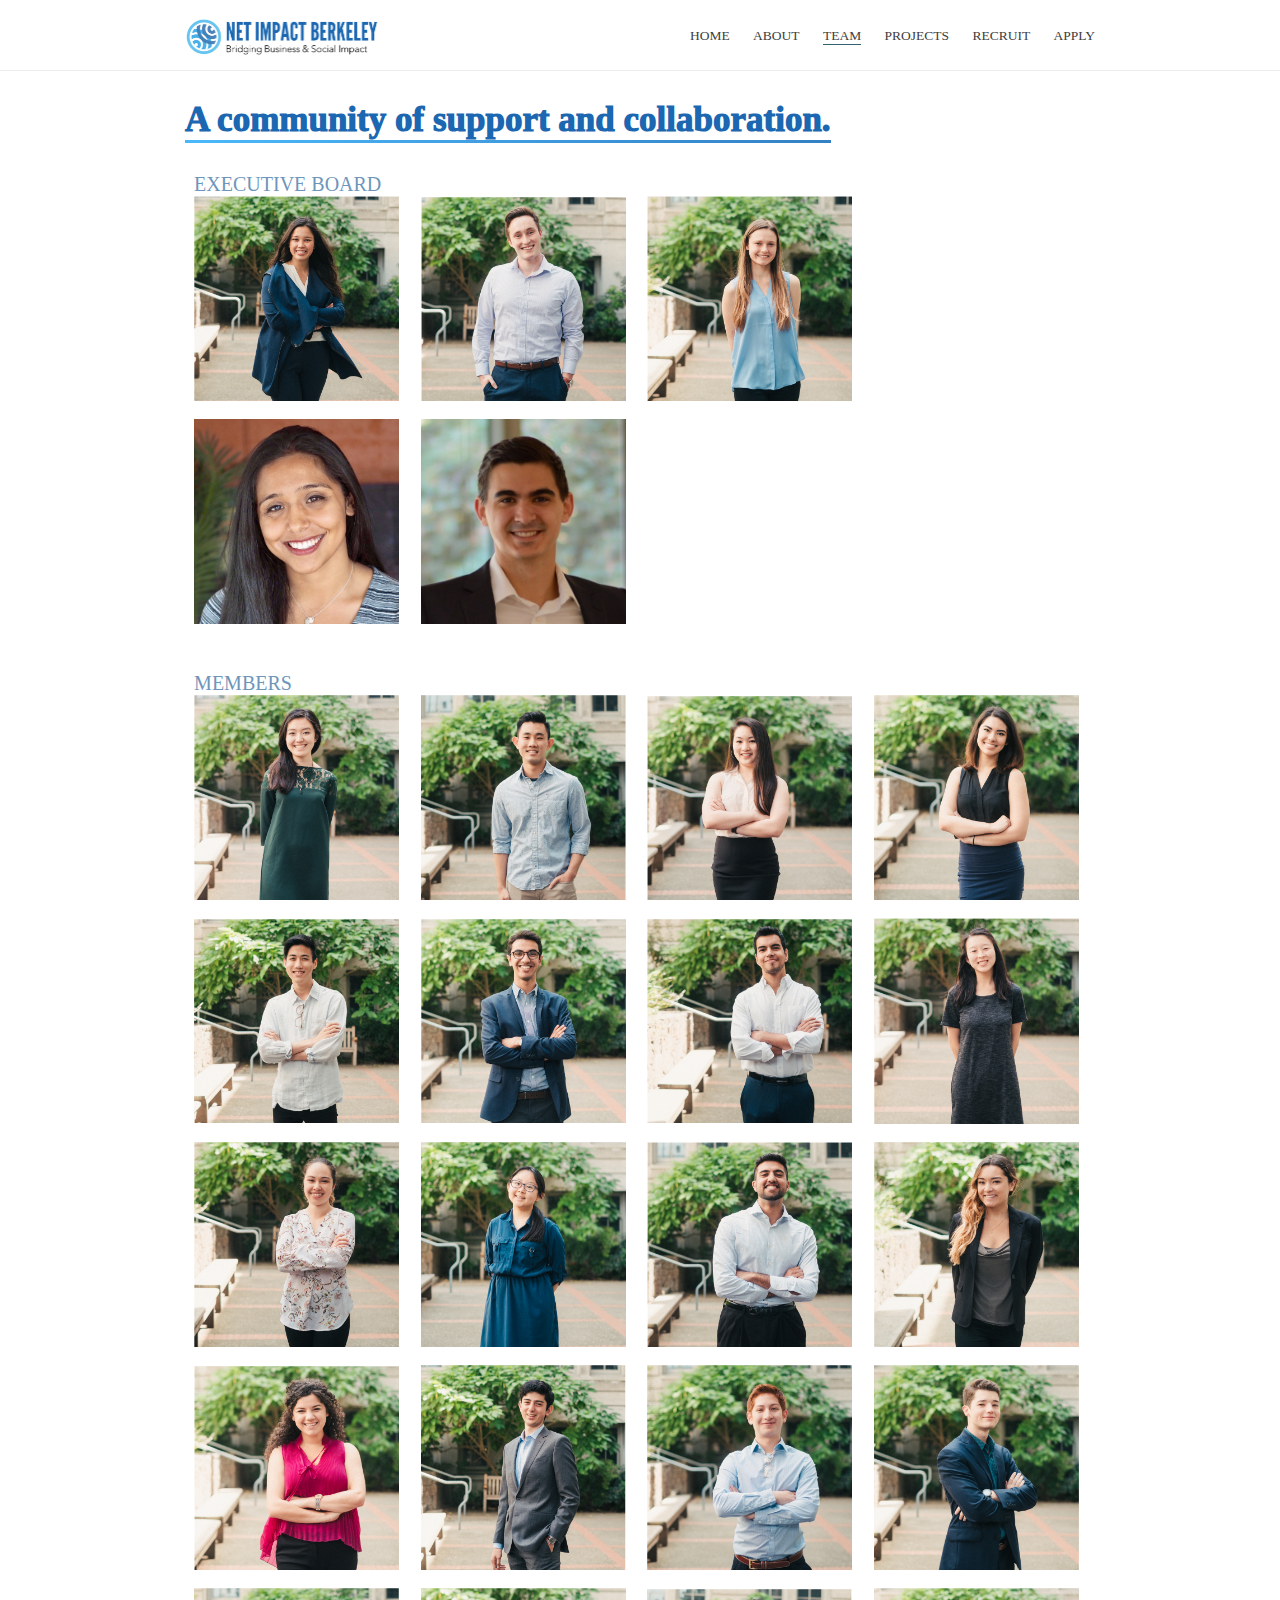
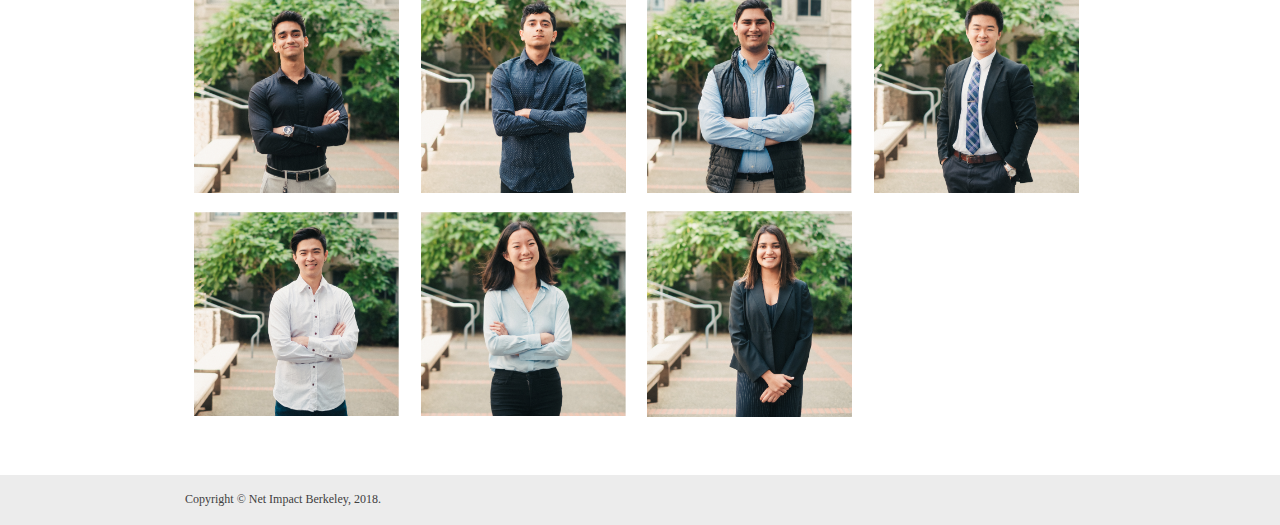
<file: team.html>
<!DOCTYPE html>
<html>

<head>

    <title> Net Impact Berkeley </title>
    <link rel="icon" href="assets/img/nib_favicon.png">

    <link rel = "stylesheet" type = "text/css" href = "assets/css/nav-bar.css">
    <link rel = "stylesheet" type = "text/css" href = "assets/css/style.css">
    <link rel = "stylesheet" type = "text/css" href = "assets/css/team.css">
    <link rel = "stylesheet" type = "text/css" href = "assets/css/fontawesome.css">
    <!-- <link rel="stylesheet" type="text/css" href="https://fonts.googleapis.com/css?family=Open+Sans" /> -->

    <link rel="stylesheet" href="https://use.fontawesome.com/releases/v5.0.13/css/all.css" integrity="sha384-DNOHZ68U8hZfKXOrtjWvjxusGo9WQnrNx2sqG0tfsghAvtVlRW3tvkXWZh58N9jp" crossorigin="anonymous">


    <script src="https://code.jquery.com/jquery-1.11.3.min.js"></script>
    <script type="text/javascript" src="assets/js/script.js"></script>


    <meta property="og:title" name = "title" content="Net Impact Berkeley" />
    <!-- <meta property="og:url" name = "url" content="https://naomijung.github.io/" /> -->
    <!-- <meta property="og:image" name = "image" content="assets/img/web-thumbnail.png" /> -->
    <!-- <meta property="og:description" name = "description" content="Hi I'm Naomi, welcome to my site!" /> -->
</head>

<body>

    <div id = "nav-topbar">
            <div id = "nav-item-container">
                <div id = "nav-home"> <a class = "active" href = "index.html"> <img class = "nib-logo" src = "assets/img/net_impact.png"> </a> </div>
                <img id = "menu" src = "assets/img/menu.png">
                <div id = "nav-items">
                    <div id = "nav-home-words" class = "nav-item"> <a href = "index.html"> HOME </a>
                    </div>
                    <div id = "nav-about" class = "nav-item"> <a href = "about.html"> ABOUT </a>
                    </div>
                    <div id = "nav-team" class = "nav-item"> <a href = "team.html"> TEAM </a>
                        <div style = "height:1px; background-color: #346270;"> </div> 
                    </div>
                    <div id = "nav-projects" class = "nav-item"> <a href = "projects.html"> PROJECTS </a> </div>
                    <div id = "nav-join" class = "nav-item"> <a href = "recruit.html"> RECRUIT </a> </div>
                    <div id = "nav-apply" class = "nav-item"> <a href = ""> APPLY </a> </div>
                </div>
            </div>
    
        </div>
    
        <div id = "side-bar">
            <div id = "side-items">
                <div id = "nav-home-words" class = "nav-item"> <a href = "index.html"> <b>HOME</b> </a></div>
                <div id = "nav-about" class = "nav-item"> <a href = "about.html"> ABOUT </a></div>
                <div id = "nav-team" class = "nav-item"> <a href = "team.html"> TEAM </a> </div>
                <div id = "nav-projects" class = "nav-item"> <a href = "projects.html"> PROJECTS </a> </div>
                <div id = "nav-join" class = "nav-item"> <a href = "recruit.html"> RECRUIT </a> </div>
                <div id = "nav-apply" class = "nav-item"> <a href = "APP LINK"> APPLY </a> </div>
            </div>
        </div>

    <div id = "outside" style = "position:fixed; display: none; top: 0; height: 100vh; width: 100vw; z-index: 30">
    </div>

    <div class = "content">

        <div id = "team-header">
            <div class ="page-header"><b>A community of support and collaboration.</b>
                <div class = "page-header-underline"></div>
            </div>
        </div>
        <div id = "exec">
            <div class = "team-subtitle">EXECUTIVE BOARD</div>

            <div class = "team-images"> 
                <div class = 'profile'>
                    <img src = "assets/img/team/lindsay.png">
                    <div class = "overlay"></div>
                    <div class = "name fade"> 
                        <h3>Lindsay Saldebar</h3> 
                        <p> President </p>
                        <p> <a href = "https://www.linkedin.com/in/lindsaysaldebar/" target = "_blank"><i class="fab fa-linkedin-in"></i></a>
                        </p>
                    </div>
                </div>
               

                <div class = 'profile'>
                    <img src = "assets/img/team/connor.png">
                    <div class = "overlay"></div>
                    <div class = "name fade"> 
                        <h3>Connor Lydon</h3> 
                        <p> VP External </p>
                        <p> <a href = "https://www.linkedin.com/in/connorlydon/" target = "_blank"><i class="fab fa-linkedin-in"></i></a>
                        </p>
                    </div>
                </div>
               
                <div class = 'profile'>
                    <img src = "assets/img/team/caroline.png">
                    <div class = "overlay"></div>
                    <div class = "name fade"> 
                        <h3>Caroline Vidmar</h3> 
                        <p> VP Internal </p>
                        <p> <a href = "https://www.linkedin.com/in/caroline-vidmar-781829132/" target = "_blank"><i class="fab fa-linkedin-in"></i></a>
                        </p>
                    </div>

                </div>
                <br>
                 <div class = 'profile'>
                    <img src = "assets/img/team/gita.png">
                    <div class = "overlay"></div>
                    <div class = "name fade"> 
                        <h3>Gita Venkatakrishnan</h3> 
                        <p> VP Consulting </p>
                        <p> <a href = "https://www.linkedin.com/in/gita-venkatakrishnan-b2497ab8/" target = "_blank"><i class="fab fa-linkedin-in"></i></a>
                        </p>
                    </div>
                </div>
                 <div class = 'profile'>
                    <img src = "assets/img/team/dakota1.png">
                    <div class = "overlay"></div>
                    <div class = "name fade"> 
                        <h3>Dakota Bishop</h3> 
                        <p> VP Associate Development </p>
                        <p> <a href = "https://www.linkedin.com/in/dakota-b-bishop/" target = "_blank"><i class="fab fa-linkedin-in"></i></a>
                        </p>
                    </div>
                </div>
            </div>

        </div>
    
        <div id = "members">
            <div class = "team-subtitle">MEMBERS</div>
            <div class = "team-images">
                <div class = "team-images"> 
                    <div class = 'profile'>
                        <img src = "assets/img/team/gloria.png">
                        <div class = "overlay"></div>
                        <div class = "name fade"> 
                            <h3>Gloria Chen</h3> 
                            <p> Project Manager </p>
                            <p> <a href = "https://www.linkedin.com/in/gloriauchen/" target = "_blank"><i class="fab fa-linkedin-in"></i></a>
                            </p>
                        </div>
                    </div>
                    <div class = 'profile'>
                        <img src = "assets/img/team/andyl.png">
                        <div class = "overlay"></div>
                        <div class = "name fade"> 
                            <h3>Andy Luo</h3> 
                            <p> Project Manager </p>
                            <p> <a href = "https://www.linkedin.com/in/andy-luo-253a52111/" target = "_blank"><i class="fab fa-linkedin-in"></i></a>
                            </p>
                        </div>
                    </div>
                    <div class = 'profile'>
                        <img src = "assets/img/team/naomi.png">
                        <div class = "overlay"></div>
                        <div class = "name fade"> 
                            <h3>Naomi Jung</h3> 
                            <p> Project Manager </p>
                            <p> <a href = "https://www.linkedin.com/in/jung-naomi/" target = "_blank"><i class="fab fa-linkedin-in"></i></a>
                            </p>
                        </div>
                    </div>
                    <div class = 'profile'>
                        <img src = "assets/img/team/abby.png">
                        <div class = "overlay"></div>
                        <div class = "name fade"> 
                            <h3>Abby Hu</h3> 
                            <p> Project Manager </p>
                            <p> <a href = "https://www.linkedin.com/in/abigail-hu/" target = "_blank"><i class="fab fa-linkedin-in"></i></a>
                            </p>
                        </div>
                    </div>
                    <div class = 'profile'>
                        <img src = "assets/img/team/jon.png">
                        <div class = "overlay"></div>
                        <div class = "name fade"> 
                            <h3>Jonathan Yang</h3> 
                            <p> Project Manager </p>
                            <p> <a href = "https://www.linkedin.com/in/jceyang/" target = "_blank"><i class="fab fa-linkedin-in"></i></a>
                            </p>
                        </div>
                    </div>
                     <div class = 'profile'>
                        <img src = "assets/img/team/pranav.png">
                        <div class = "overlay"></div>
                        <div class = "name fade"> 
                            <h3>Pranav Gulati</h3> 
                            <p> Account Manager</p>
                            <p> <a href = "https://www.linkedin.com/in/pgulati18/" target = "_blank"><i class="fab fa-linkedin-in"></i></a>
                            </p>
                        </div>
                    </div>
                    <div class = 'profile'>
                        <img src = "assets/img/team/daksh.png">
                        <div class = "overlay"></div>
                        <div class = "name fade"> 
                            <h3>Daksh Bhatia</h3> 
                            <p> Account Manager </p>
                            <p> <a href = "https://www.linkedin.com/in/dakshbhatia/" target = "_blank"><i class="fab fa-linkedin-in"></i></a>
                            </p>
                        </div>
                    </div>
                    <div class = 'profile'>
                        <img src = "assets/img/team/jane.png">
                        <div class = "overlay"></div>
                        <div class = "name fade"> 
                            <h3>Jane Kim</h3> 
                            <p> Senior Advisor</p>
                            <p> <a href = "https://www.linkedin.com/in/jane-kim-018/" target = "_blank"><i class="fab fa-linkedin-in"></i></a>
                            </p>
                        </div>
                    </div>
                    <div class = 'profile'>
                        <img src = "assets/img/team/sophias.png">
                        <div class = "overlay"></div>
                        <div class = "name fade"> 
                            <h3>Sophia Shatas</h3> 
                            <p> Senior Advisor </p>
                            <p> <a href = "https://www.linkedin.com/in/sophiashatas/" target = "_blank"><i class="fab fa-linkedin-in"></i></a>
                            </p>
                        </div>
                    </div>
                   
                    <div class = 'profile'>
                        <img src = "assets/img/team/sara.png">
                        <div class = "overlay"></div>
                        <div class = "name fade"> 
                            <h3>Sara Tsai</h3> 
                            <p> Senior Advisor </p>
                            <p> <a href = "https://www.linkedin.com/in/saratsai112/" target = "_blank"><i class="fab fa-linkedin-in"></i></a>
                            </p>
                        </div>
                    </div>
                    <div class = 'profile'>
                        <img src = "assets/img/team/steve.png">
                        <div class = "overlay"></div>
                        <div class = "name fade"> 
                            <h3>Steven Chhabra</h3> 
                            <p> Senior Associate </p>
                            <p> <a href = "https://www.linkedin.com/in/steven-chhabra-1a9238123/" target = "_blank"><i class="fab fa-linkedin-in"></i></a>
                            </p>
                        </div>
                    </div>
                    <div class = 'profile'>
                        <img src = "assets/img/team/tati.png">
                        <div class = "overlay"></div>
                        <div class = "name fade"> 
                            <h3>Tatiana Vierma</h3> 
                            <p> Senior Associate </p>
                            <p> <a href = "https://www.linkedin.com/in/tatiana-vierma-85b232135/" target = "_blank"><i class="fab fa-linkedin-in"></i></a>
                            </p>
                        </div>
                    </div>
                    <div class = 'profile'>
                        <img src = "assets/img/team/olivia.png">
                        <div class = "overlay"></div>
                        <div class = "name fade"> 
                            <h3>Olivia Tandowsky</h3> 
                            <p> Senior Associate</p>
                            <p> <a href = "https://www.linkedin.com/in/olivia-tandowsky-1bb652139/" target = "_blank"><i class="fab fa-linkedin-in"></i></a>
                            </p>
                        </div>
                    </div>
                    <div class = 'profile'>
                        <img src = "assets/img/team/saam.png">
                        <div class = "overlay"></div>
                        <div class = "name fade"> 
                            <h3>Saam Zahedian</h3> 
                            <p> Senior Associate </p>
                            <p> <a href = "https://www.linkedin.com/in/saam-z-60414794/" target = "_blank"><i class="fab fa-linkedin-in"></i></a>
                            </p>
                        </div>
                    </div>
                    <div class = 'profile'>
                        <img src = "assets/img/team/andyg.png">
                        <div class = "overlay"></div>
                        <div class = "name fade"> 
                            <h3>Andy Garcia</h3> 
                            <p> Associate </p>
                            <p> <a href = "https://www.linkedin.com/in/andy-garcia-344a35129/" target = "_blank"><i class="fab fa-linkedin-in"></i></a>
                            </p>
                        </div>
                    </div>
                    <div class = 'profile'>
                        <img src = "assets/img/team/calvin.png">
                        <div class = "overlay"></div>
                        <div class = "name fade"> 
                            <h3>Calvin Price</h3> 
                            <p> Associate </p>
                            <p> <a href = "https://www.linkedin.com/in/calvin-price-3b4226139/" target = "_blank"><i class="fab fa-linkedin-in"></i></a>
                            </p>
                        </div>
                    </div>
                    <div class = 'profile'>
                        <img src = "assets/img/team/ashu.png">
                        <div class = "overlay"></div>
                        <div class = "name fade"> 
                            <h3>Ashutosh Bajpai</h3> 
                            <p> Associate </p>
                            <p> <a href = "https://www.linkedin.com/in/ashutosh-bajpai-94b489131/" target = "_blank"><i class="fab fa-linkedin-in"></i></a>
                            </p>
                        </div>
                    </div>
                    <div class = 'profile'>
                        <img src = "assets/img/team/rags.png">
                        <div class = "overlay"></div>
                        <div class = "name fade"> 
                            <h3>Raaghav Minocha</h3> 
                            <p> Associate</p>
                            <p> <a href = "https://www.linkedin.com/in/raaghav-minocha/" target = "_blank"><i class="fab fa-linkedin-in"></i></a>
                            </p>
                        </div>
                    </div>
                    <div class = 'profile'>
                        <img src = "assets/img/team/pratik.png">
                        <div class = "overlay"></div>
                        <div class = "name fade"> 
                            <h3>Pratik Bhat</h3> 
                            <p> Associate </p>
                            <p> <a href = "https://www.linkedin.com/in/pratikbhat/" target = "_blank"><i class="fab fa-linkedin-in"></i></a>
                            </p>
                        </div>
                    </div>
                    <div class = 'profile'>
                        <img src = "assets/img/team/edward.png">
                        <div class = "overlay"></div>
                        <div class = "name fade"> 
                            <h3>Edward Yang</h3> 
                            <p> Associate</p>
                            <p> <a href = "https://www.linkedin.com/in/edwardryang/" target = "_blank"><i class="fab fa-linkedin-in"></i></a>
                            </p>
                        </div>
                    </div>
                    <div class = 'profile'>
                        <img src = "assets/img/team/fang.png">
                        <div class = "overlay"></div>
                        <div class = "name fade"> 
                            <h3>Fang Deng</h3> 
                            <p> Associate</p>
                            <p> <a href = "https://www.linkedin.com/in/dfangshuo/" target = "_blank"><i class="fab fa-linkedin-in"></i></a>
                            </p>
                        </div>
                    </div>
                    <div class = 'profile'>
                        <img src = "assets/img/team/jen.png">
                        <div class = "overlay"></div>
                        <div class = "name fade"> 
                            <h3>Jennifer Lu</h3> 
                            <p>  Associate </p>
                            <p> <a href = "https://www.linkedin.com/in/jenniferzlu/" target = "_blank"><i class="fab fa-linkedin-in"></i></a>
                            </p>
                        </div>
                    </div>
                    <div class = 'profile'>
                        <img src = "assets/img/team/shal.png">
                        <div class = "overlay"></div>
                        <div class = "name fade"> 
                            <h3>Shalini Haupt</h3> 
                            <p>  Associate </p>
                            <!-- <p> <a href = "https://www.linkedin.com/in/tatiana-vierma-85b232135/" target = "_blank"><i class="fab fa-linkedin-in"></i></a> -->
                            </p>
                        </div>
                    </div>
                </div>
                
            </div>
        </div>
    </div>
    
<div class = "footer">
        <div class = "footer-container">
            <div class = "copyright">
                Copyright © Net Impact Berkeley, 2018.
            </div>
            <!-- <i class="fab fa-facebook-f"></i> -->
            <div style = "height:50px;display:inline-block;vertical-align:middle"></div>
            <div class = "links">
                <a href = "mailto:nibundergrad@gmail.com"><i class="fas fa-envelope"></i></a>
                <a href = "https://www.facebook.com/nib.berkeley.edu/" target = "_blank"><i class="fab fa-facebook-f"></i></a>
                <a href = "https://www.linkedin.com/company/net-impact-berkeley-undergrad/" target = "_blank"><i class="fab fa-linkedin-in"></i></a>
            </div>
        </div>
    </div>
    

    
</body>

</html>
</file>
<file: assets/css/home.css>
#particles-js {
    position: absolute;
    width:100%;
    height:100%;
    background-image: url("../img/nib-background-v3.png");
    background-position: center;
    background-repeat: no-repeat;
    background-size: cover;
    min-height:100vh;
    z-index:-100;
}


#title-container {
    /* background-color:pink; */
    /* margin-top:80px; */
    /* padding-top:80px; */
    position:relative;
    /* top:50px; */
    width:75%;
    /* height: 60%; */
    left:50%;
    transform: translateX(-50%);
    /* min-height: 70vh; */
    max-width:860px;
    /* vertical-align:middle; */
    /* top:25px; */
    height: 100vh;
    display:table;
}

#title {
    margin-top:120px;
    margin-bottom: 0px;
    display:table-cell;
    position:relative;
    vertical-align: middle;
    max-width:100%;
    position:relative;
    vertical-align:middle;
    /* background-color:yellow; */
    /* top:175px; */
    
}

#tagline {
    font-family: Avenir;
    font-weight: 900;
    color: #1B67B1;
    font-size: 50px;
    max-width: 620px;
}

@media screen and (max-width: 550px) {
    #nib-title {
        font-size:50px;
    }
   
} 




#home-buttons {
    position:relative;
    /* left:50%; */
    /* transform:translateX(-50%); */
    /* text-align:center; */
    /* top: -10px; */
    margin-top:25px;

}


.home-but{
    display:inline-block;
    padding:0.35em 1.2em;
    /* border:0.1em solid #FFFFFF; */
    border:0.1em solid #1B67B1; 
    margin:-2em 0.3em 0.3em 0.3em;
    border-radius:0.12em;
    box-sizing: border-box;
    text-decoration:none;
    font-family:'Roboto',sans-serif;
    font-weight:300;
    /* color:#FFFFFF; */
    color: #1B67B1;
    text-align:center;
    transition: all 0.2s;
    /* background-color: rgba(255,255,255,0.85); */

    }
.home-but:hover{
    /* color:#000000; */
    /* background-color:#FFFFFF; */
    background-color: #1B67B1;
    color: white;
}
    /* @media all and (max-width:30em){
     a.button1{
      display:block;
      margin:0.4em auto;
     } 
    }*/

#home-about {
    width: 100vw;
    /* height: 800px; */
    position:relative;
    /* min-height: 150px; */
}


#home-about-words {
    width: 70%;
    left:50%;
    position:relative;
    transform:translateX(-50%);
    padding-top: 100px;
    display:inline-block;
}

.home-box {
    margin-left:6%;
    margin-right: 1.5%;
    width: 42%;
    text-align:center;
    box-sizing: border-box;
    /* box-shadow: none; */
    /* border: none; */
    /* font: 2em/1 sans-serif; */
    padding: 12px 12px;
    /* letter-spacing: 5px; */
    /* color: white; */
    border: solid 2px transparent;
    border-image: linear-gradient(45deg, #3380C4, #4AB9FB);
    border-image-slice: 1;
    -webkit-background-clip: text;
    background-clip: text;
    /* text-fill-color: transparent; */
    display:inline-block;
    vertical-align:middle;
    min-height: 300px;
    font-family:Avenir;

   
}

.home-header {
    color: #1B67B1;
    font-family:Avenir;
    font-size:18px;
    font-weight:800;
    margin-bottom: 10px;
}

#stats {
    position:relative;
}

.banner {
    margin-top: 80px;
    width:100vw;
    position:relative;
}

.banner img {
    position:relative;
    z-index: -50;
    object-fit: cover;
    height:100%;
    width:100%;
    height: 400px;
}

#stat-banner {
    position:absolute;
    top:120px;
    width: 80%;
    left: 50%;
    transform:translateX(-50%);
    border-style: solid;
    border-width:5px;
    border-color: white;
    height: 150px;
    font-family: Avenir;

}

.stat-num {
    color: #1B67B1;
    font-family:Avenir;
    letter-spacing: 1.5px;
    font-weight:900;
    font-size: 36px;
}

.stat {
    padding-top: 25px;
    display:inline-block;
    text-align:center;
    width: 20%;
    padding-left: 2%;
    padding-right: 2%;
    vertical-align:middle;
}

/* @media screen and (max-width: 1000px) {
    #home-about {
        height: 300px;
    }
}

@media screen and (max-width: 700px) {
    #home-about {
        height: 200px;
    }
} */


#slideshow {
    position:relative;
    /* margin-top: 60px; */
    width: 85%;
    left:50%;
    transform:translateX(-50%);
    max-width: 600px;
    margin-top:-45px;
}

.slideshow-header2 {
    /* margin-top:60px; */
    color: #1B67B1;
    font-family: Avenir;
    font-weight: 600;
    font-size: 30px;
    margin-bottom: 10px; 
    text-align:center;
    /* text-align:center; */
}

#slideshow img {
    object-fit: contain;
    max-width: 100%;
    max-height:100%;
}


#causes {
    position:relative;
    font-family:Avenir;
}

#cause-banner {
    position:absolute;
    top:70px;
    left:36%;
    width:50%;
    /* background-color:pink; */
}

#cause-title {
    color:#1B67B1;
    font-weight:800;
    font-size:24px;
    text-align:center;
    margin-bottom: 30px;
}

.cause {
    width: 32%;
    display:inline-block;
    text-align:center;
    margin-bottom: 15px;
    font-size:14px;
}


#quote {
    /* width:100vw; */
    display:inline-block;
    /* margin-top: 40px; */
    width:105%;
    position:relative;
    left:50%;
    transform: translateX(-50%);
    /* background-color:#ECF2F7; */
}

#start-quote, #end-quote {
    display:inline-block;
    width: 15%;
}

#start-quote img, #end-quote img {
    object-fit: contain;
    max-width:100%;
}

#end-quote {
    display: inline-block;
    vertical-align:bottom;
    margin-bottom:-50px;
}


#quote-words{
    display: inline-block;
    width: 64%;
    vertical-align:middle;
    margin-left:2.4%;
    margin-right:2.4%;
    /* text-align:center; */
    vertical-align:top;
    margin-top:50px;
    font-size:20px;
}


#signature {
    margin-top:3px;
    text-align:right;
    font-size:16px;
    color: #6E95BA;
}

#video {
    /* margin-top: 50px; */
    /* position:relative; */
    /* left:50%;
    transform: translateX(-50%); */
    /* margin-left:100px; */
}


#vid-container {
    width:100%;
    left:50%;
    transform:translateX(-50%);
    max-width:706px;
    /* height: 300px; */
    /* text-align:center; */
    position: relative;
    padding-bottom:56.25%;
}

#vid-container iframe {
    position:absolute;
    top:0;
    width:85%;
    left:50%;
    height:85%;
    transform: translateX(-50%);
    /* position: relative; */
}
#quote{
    font-family:Avenir;
}
</file>
<file: assets/css/nav-bar.css>
#nav-topbar {
    position:fixed;
    top:0;
    /* top:0; */
    background-color: white;
    /* background: rgba(255,255,255,0.85); */
    width:100vw;
    height:70px;
    /* min-height: 100px; */
    z-index: 25;
    border-bottom: 1px solid #ECECEC;
    /* box-shadow: 0 2px 4px 2px lightgray; */
    font-family:Avenir;
}


#nav-item-container {
    position:relative;
    top: 14px;
    width: 75%;
    left: 50%;
    transform: translateX(-50%);
    height:100%;
    max-width: 910px;
}

#nav-topbar #nav-home {
    display: inline;
    position:relative;
    /* top: -2px; */
}

#nav-topbar #nav-home a{
    text-decoration: none;
}


#nav-topbar #nav-home .nib-logo {
    object-fit:contain;
    max-height:75%;
    top: -5px;
    position:relative;
}

#nav-topbar #nav-items {
    display: inline-block;
    position: relative;
    vertical-align:top;
    top: 20%;
    font-size: 13.5px;
    float:right;
}

#menu {
    position:absolute;
    right: 0px;
    object-fit: contain;
    max-height: 70%;
    top: -2%;
    display:none;
}

  @media screen and (max-width: 813px) {
     #nav-topbar #nav-items {
         display:none;
     }
     #menu {
         display:block;
     }
 } 

 #nav-topbar .nav-item {
    display: inline-block;
    position:relative;
    padding-left: 20px;
    /* left: 700px; 
    padding-left: 30px; */
} 

.nav-item:hover{
    color: #1B67B1;
}

.nav-item a {
    text-decoration:none;
    color: inherit;
}

#side-bar {
    display:none;
    position:fixed;
    width: 225px;
    height: 100vh;
    background-color: lightblue;
    z-index: 50;
    color: white;
    text-align:center;
    padding-top: 20px;
    left: -225px;
}

#side-items .nav-item{
    margin-top: 15px;
}


/* #nav-sidebar {
    display:none;
    position:fixed;
    top:0px;
    right:0px;
    width:325px;
    max-width: 40%;
    height:100vh;
    background-color:white;
    z-index:13;
}


#sidebar-exit {
    position:absolute;
    top:20px;
    left:85%;
    width:20px;
}

#sidebar-text-container {
    width:60%;
    position:relative;
    left: 20%;
    top: 40px;
}

#sidebar-heading {
    font-family: Raleway;
    font-size: 31px;
    text-align:center;
    margin-bottom:5px;
}

#sidebar-heading a {
    text-decoration:none;
    color: inherit;
}

#orange-line {
    background-color: #F09333;
    height:3px;
    /*width:67%;
    position:relative;
    left: 33%;
}


#menu-items a {
    display: block;
    text-decoration:none;
    text-align:right;
    margin-top:15px;
    font-size: 20px;
    color: #7F7F7F;
}

#menu-items a.on {
    color: #4E93A8;
}

 @media screen and (max-width: 810px) {
    #menu-items a {
        text-align:center;
    }
 }
</file>
<file: assets/css/style.css>
body {
    color: #404040;
    font-family: "Open Sans";
    font-weight: lighter;
    margin: 0 0;
    min-height: 100vh;
}

/* #page {
    min-height:100%;
    background-color:pink;
    position:absolute;
} */


.content {
    font-size: 15px;
    margin-top: 100px;
    position:relative;
    /* top: 50px; */
    /* text-align:center; */
    left: 50%;
    transform:translate(-50%);
    width: 75%;
    max-width: 910px;
    padding-bottom:40px;
}

.page-header {
    color: #1B67B1;
    font-weight:999;
    font-size:35px;
    font-family: "Avenir";
    position:relative;
    display:inline-block;
}

.page-header-underline {
    height:3px;
    /* background-color:yellow; */
    background-image: linear-gradient(to right, #4AB9FB, #3380C4);
}

.para {
    margin-top: 23px;
    margin-bottom:15px;
}

@media screen and (max-width: 900px) {
    .para {
        font-size: 12px;
    }
}

.footer {
    width:100vw;
    background-color: #ECECEC;
    height: 50px;
    font-size:12px;
    /* display:table; */
    /* height: 100px; */
    /* display:none; */
}

.footer-container {
    /* display:inline-block; */
    /* vertical-align:middle; */
    width: 80%;
    left: 50%;
    /* margin-top:10px; */
    position:relative;
    transform:translateX(-50%);
    max-width: 910px;
    /* height: 100%; */
    /* height: 10%; */
}

.copyright {
    display: inline-block;
    vertical-align:middle;
}

.links {
    display: inline-block;
    text-align:right;
    position:relative;
    /* right:0px; */
    /* margin-right:0px; */
    line-height: 15px;
    vertical-align: middle;
    font-size:15px;
    float:right;
    margin-top:15px;
}

.links i {
    margin-left: 12px;
}

.links a:link, .links a:visited {
    text-decoration:none;
    color:inherit;
}

.links a:hover {
    color: #6E95BA;
}

.para-link:link, .para-link:visited {
    text-decoration:none;
    color:#6E95BA
}
</file>
<file: assets/css/about.css>
body {
  font-family: Avenir;
}
#about {
    display:inline-block;
    position:relative;
}

#about-words{
    width: 47%;
    display:inline-block;
}

#about-pics{
    width:46%;
    display:inline-block;
    vertical-align:top;
    margin-left: 6%;
}

#about-pics img {
    object-fit:contain;
    max-width:100%;
    max-height:100%;
    margin-bottom: 10px;
}

#about-first{
    display:none;
}


@media screen and (max-width: 900px) {
    #about-words {
        width: 40%;
    }
    #about-pics {
        width: 52%;
    }
    #about-pics img {
        margin-bottom:47px;
    }
} 


@media screen and (max-width: 680px) {
    #about-words {
        width: 100%;
    }
    #about-pics {
       display:none;
    }
    #about-first {
        position:relative;
        display:inline-block;
        text-align:center;
        margin-top:20px;
    }
    #about-first img{
        object-fit:contain;
    }
    #progress{
        position:relative;
        left:50%;
        transform:translateX(-50%);
    }
} 

#value-container {
    margin-top: 25px;
}

.value-header{
    font-size: 20px;
}
.value {
    width: 45%;
    display:inline-block;
    vertical-align:top;
    margin-right: 4.5%;
    margin-bottom: 10px;
}

.value img {
    height: 30px;
}

.value-header img {
    display:inline-block;
    vertical-align:middle
}

.value-header b {
    display:inline-block;
    vertical-align:middle;
    margin-left:5px;
}

.value .para {
    margin-top: 10px;
}

#alumni-img {
    width: 47%;
    display:inline-block;
    vertical-align:top;
}

#grad-photo {
    object-fit:contain;
    max-width:100%;
    max-height:100%;
}

#alumni .para {
    display:inline-block;
    width: 46%;
    vertical-align:top;
    margin-left:6%;
    margin-top: 0;
}

#company-logos img {
    object-fit: contain;
    width:10%;
    margin-left:3%;
    margin-right:3%;
    vertical-align:middle;
    /* width: 100px;
    height: 35px; */
    /* margin-right: 38px; */
    margin-bottom: 25px;
}
</file>
<file: assets/css/projects.css>
body {
  font-family: Avenir;
}
#top-side-split {
    display:inline-block;
}

#projects-text {
    width: 50%;
    display:inline-block;
    vertical-align: top;
}


.service img {
    height: 20px;
    vertical-align:middle;
}

/* .value-header img {
    display:inline-block;
    vertical-align:middle
} */

.service-header b {
    /* display:inline-block; */
    vertical-align:middle;
    margin-left:5px;
}

.service .para {
    margin-top: 0px;
    margin-bottom:25px;
}


#client-container {
    margin-left: 2%;
    width: 47%;
    display:inline-block;
    vertical-align: top;
    /* background-color:pink; */
}

#clients {
    margin-top:20px;
}

#clients img {
    object-fit: contain;
    width: 20%;
    /* height: 35px; */
    margin-left:6%;
    margin-right:6%;
    /* margin-right: 38px; */
    margin-bottom: 25px;
    vertical-align:middle;
}
</file>
<file: assets/css/recruit.css>
body {
  font-family: Avenir;
}
#recruit-buttons {
    position:relative;
    left:50%;
    transform:translateX(-50%);
    text-align:center;
    /* top: -10px; */
    /* top:3px; */
}


.recruit-but{
    display:inline-block;
    padding:0.35em 1.2em;
    /* border:0.1em solid #FFFFFF; */
    border:0.1em solid #1B67B1; 
    margin:-2em 0.3em 0.3em 0.3em;
    border-radius:0.12em;
    box-sizing: border-box;
    text-decoration:none;
    font-family:'Roboto',sans-serif;
    font-weight:300;
    /* color:#FFFFFF; */
    color: #1B67B1;
    text-align:center;
    transition: all 0.2s;

    }
.recruit-but:hover{
    /* color:#000000; */
    /* background-color:#FFFFFF; */
    background-color: #1B67B1;
    color: white;
}

#questions {
    text-align: center;
    font-size: 18px;
    margin-top:10px;
}


#recruit-photos {
    margin-top: 40px;
    width: 40%;
    /* height:30px; */
    display:inline-block;
    vertical-align:top;
    /* background-color:pink; */
}

#recruit-photos img {
    object-fit:contain;
    max-width: 100%;
    margin-bottom: 30px;
}

#recruit-calendar {
    vertical-align:top;
    margin-left: 4%;
    width: 55%;
    display:inline-block;
    margin-top:20px;
}

.resume-title h3{
    text-align: center;
}
.resume-section > div > div{
    margin-bottom: 60px;
}
.resume-section > div > div:nth-of-type(2){
    margin-bottom: 0;
}
.resume-title{
    margin-bottom: 20px;
}
.timeline {
    position: relative;
    padding: 0;
    list-style: none;
}

.resume{
    position: relative;
}

.resume:before{
    content: "";
    position: absolute;
    top: -8px;
    width: 10px;
    height: 10px;
    background-color: #e1e1e1;
    /* left: 50%; */
    margin-left: -5.5px;
    -webkit-transform: rotate(45deg);
       -moz-transform: rotate(45deg);
        -ms-transform: rotate(45deg);
         -o-transform: rotate(45deg);
            transform: rotate(45deg);
}

.resume:after{
    content: "";
    position: absolute;
    bottom: -8px;
    width: 10px;
    height: 10px;
    background-color: #e1e1e1;
    /* left: 50%; */
    margin-left: -5.5px;
    -webkit-transform: rotate(45deg);
       -moz-transform: rotate(45deg);
        -ms-transform: rotate(45deg);
         -o-transform: rotate(45deg);
            transform: rotate(45deg);
}

.timeline:before {
    content: "";
    position: absolute;
    top: 0;
    bottom: 0;
    width: 2px;
    margin-left: -1.5px;
    background-color: #e1e1e1;
}

.timeline>li {
    position: relative;
    margin-bottom: 50px;
    min-height: 50px;
}

.timeline>li:before,
.timeline>li:after {
    content: " ";
    display: table;
}

.timeline>li:after {
    clear: both;
}

.timeline>li .timeline-panel {
    float: left;
    position: relative;
    width: 100%;
}

.timeline-content{
    padding:5px 20px 0 20px;
}

.timeline>li .timeline-panel:before {
    right: auto;
    left: -15px;
    border-right-width: 15px;
    border-left-width: 0;
}

.timeline>li .timeline-panel:after {
    right: auto;
    left: -14px;
    border-right-width: 14px;
    border-left-width: 0;
}

.timeline>li .posted-date {
    position: relative;
    text-align: center;
    background-color: #fff;
    left: 20px;
}


.timeline>li .posted-date .month {
    font-size: 16px;
    line-height: 20px;
    /* font-weight: 700; */
    display: block;
    /* color: #1B67B1; */
    top: 0;
    float: left;
}

.timeline>li.timeline-inverted>.timeline-panel {
    float: right;
    text-align: left;
}

.timeline>li.timeline-inverted>.timeline-panel:before {
    right: auto;
    left: -15px;
    border-right-width: 15px;
    border-left-width: 0;
}

.timeline>li.timeline-inverted>.timeline-panel:after {
    right: auto;
    left: -14px;
    border-right-width: 14px;
    border-left-width: 0;
}

.timeline>li:last-child {
    margin-bottom: 0;
}

.timeline-heading h3 {
    margin-top:0;
    font-size: 20px;
    line-height: 28px;
    /* color: #1B67B1 */
    color: #6E95BA;
}
.timeline-heading span{
    margin-top:-20px;
    display: block;
    /* font-weight: 700; */
    /* margin-bottom: 20px; */
    /* color: #6E95BA; */
}

.timeline-body {
    margin-bottom: -15px;
}


/* STUFF FOR CENTER TIMELINE */
/* 
@media(min-width:800px) {
.resume:before, .resume:after {
    left:50%;
}

.timeline:before {
    left: 50%;
}

.timeline>li {
    margin-bottom: 15px;
    min-height: 100px;
}

.timeline>li .posted-date {
    position: absolute;
    text-align: center;
    background-color: #fff;
    
}

.timeline>li .timeline-panel {
    float: left;
    width: 43%;
    text-align: right;
    border: 1px solid #eee;
    position: relative;
    z-index:-20;
}

.timeline-content{
    position: relative;
    padding: 24px;
    background-color: #fff;
    -webkit-transition:all 400ms;
    -moz-transition:all 400ms;
    -o-transition:all 400ms;
    transition: all 400ms;
}

.timeline-content::after{
    border: 1px solid #eee;
    width: 100%;
    position: absolute;
    content: "";
    bottom: -3px;
    height:10px;
    left: 0;
    z-index: -1;
} */

/* .timeline>li .timeline-content:hover {
    background: #68c3a3;
    color: #fff;
} */

/* .timeline>li .timeline-panel::before,
.timeline>li.timeline-inverted .timeline-panel::before {
    content: "";
    top: 25px;
    position: absolute;
    border-top: 10px solid transparent;
    border-bottom: 10px solid transparent;
}
.timeline>li .timeline-panel::before {
    left: 100%;
    border-left: 12px solid #ECECEC;
    -webkit-transition:all 400ms;
    -moz-transition:all 400ms;
    -o-transition:all 400ms;
    transition: all 400ms;
}
.timeline>li .timeline-panel:hover::before {
    border-left: 12px solid #68c3a3;
}

.timeline>li.timeline-inverted .timeline-panel::before {
    right: 100%;
    border-right: 12px solid #ECECEC;
    -webkit-transition:all 400ms;
    -moz-transition:all 400ms;
    -o-transition:all 400ms;
    transition: all 400ms;
}
.timeline>li.timeline-inverted .timeline-panel:hover::before {
    border-right: 12px solid #68c3a3;
    border-left: 0;
}

.timeline>li .timeline-panel::after,
.timeline>li.timeline-inverted .timeline-panel::after {
    content: "";
    top: 25px;
    position: absolute;
    border-top: 10px solid transparent;
    border-bottom: 10px solid transparent;
}
.timeline>li .timeline-panel::after {
    left: 100%;
    margin-left: -2px;
    border-left: 12px solid #FFFFFF;
    -webkit-transition:all 400ms;
    -moz-transition:all 400ms;
    -o-transition:all 400ms;
    transition: all 400ms;
}
.timeline>li .timeline-panel:hover::after {
    border-left: 12px solid #68c3a3;
} */

/* STUFF FOR CENTER TIMELINE */
/* .timeline>li.timeline-inverted .timeline-panel::after {
    right: 100%;
    margin-right:-2px;
    border-right: 12px solid #FFFFFF;
    -webkit-transition:all 400ms;
    -moz-transition:all 400ms;
    -o-transition:all 400ms;
    transition: all 400ms;
}
.timeline>li.timeline-inverted .timeline-panel:hover::after {
    border-right: 12px solid #68c3a3;
    border-left: 0;
}

.timeline>li .posted-date {
    left: 50%;
    width: 120px;
    margin-left: -60px;
    margin-top: 28px;
}
.timeline>li .posted-date .month {
    float: none;
}


} */
</file>
<file: assets/css/team.css>
body {
  font-family: Avenir;
}
.team-images {
    display:inline-block;
}


.team-subtitle {
    color:#6E95BA;
    font-family:Avenir;
    font-size:20px;
    font-weight:500;
    margin-top:30px;
    /* margin-bottom: 10px; */
    margin-left:1%;
}

.profile {
    display: inline-block;
    width:22.5%;
    height:22.5%;
    margin-left:1%;
    margin-right:1%;
    margin-bottom:2%;
    position:relative;
    /* display:none; */
}


.team-images img {
    /* height: 200px; */

    object-fit: contain;
    /* width:22.5%;
    margin-left:1%;
    margin-right:1%; */
    width:100%;
    vertical-align:middle;
    /* width: 100px;
    height: 35px; */
    /* margin-right: 38px; */
    /* margin-bottom: 2%; */
}

.overlay {
    background: rgba(0,0,0,0.7);
    position: absolute;
    height: 100%;
    width: 100%;
    left: 0;
    top: 0;
    bottom: 0;
    right: 0;
    opacity: 0;
    -webkit-transition: all 0.3s ease-in-out 0s;
    -moz-transition: all 0.3s ease-in-out 0s;
    transition: all 0.3s ease-in-out 0s;
}

.profile:hover .overlay{
    opacity: 1;
  }

  .name {
    position: absolute;
    text-align: center;
    padding-left: 1em;
    padding-right: 1em;
    width: 100%;
    top: 50%;
    left: 50%;
    opacity: 0;
    -webkit-transform: translate(-50%, -50%);
    -moz-transform: translate(-50%, -50%);
    transform: translate(-50%, -50%);
    -webkit-transition: all 0.2s ease-in-out 0s;
    -moz-transition: all 0.2s ease-in-out 0s;
    transition: all 0.2s ease-in-out 0s;
    color: #fff;
  }
  
  .profile:hover .name{
    top: 50%;
    left: 50%;
    opacity: 1;
  }
  
  .name h3{
    font-weight: 700;
    /* letter-spacing: 0.15em; */
    margin-bottom: 0;
    font-size:14px;
    /* text-transform: uppercase; */
  }

  .name p {
      font-size:12px;
  }

  a:link, a:visited {
    text-decoration:none;
    color:inherit;
}

a:hover {
    color: #6E95BA;
}

  .fade{
    top: 80%;
  }
</file>
